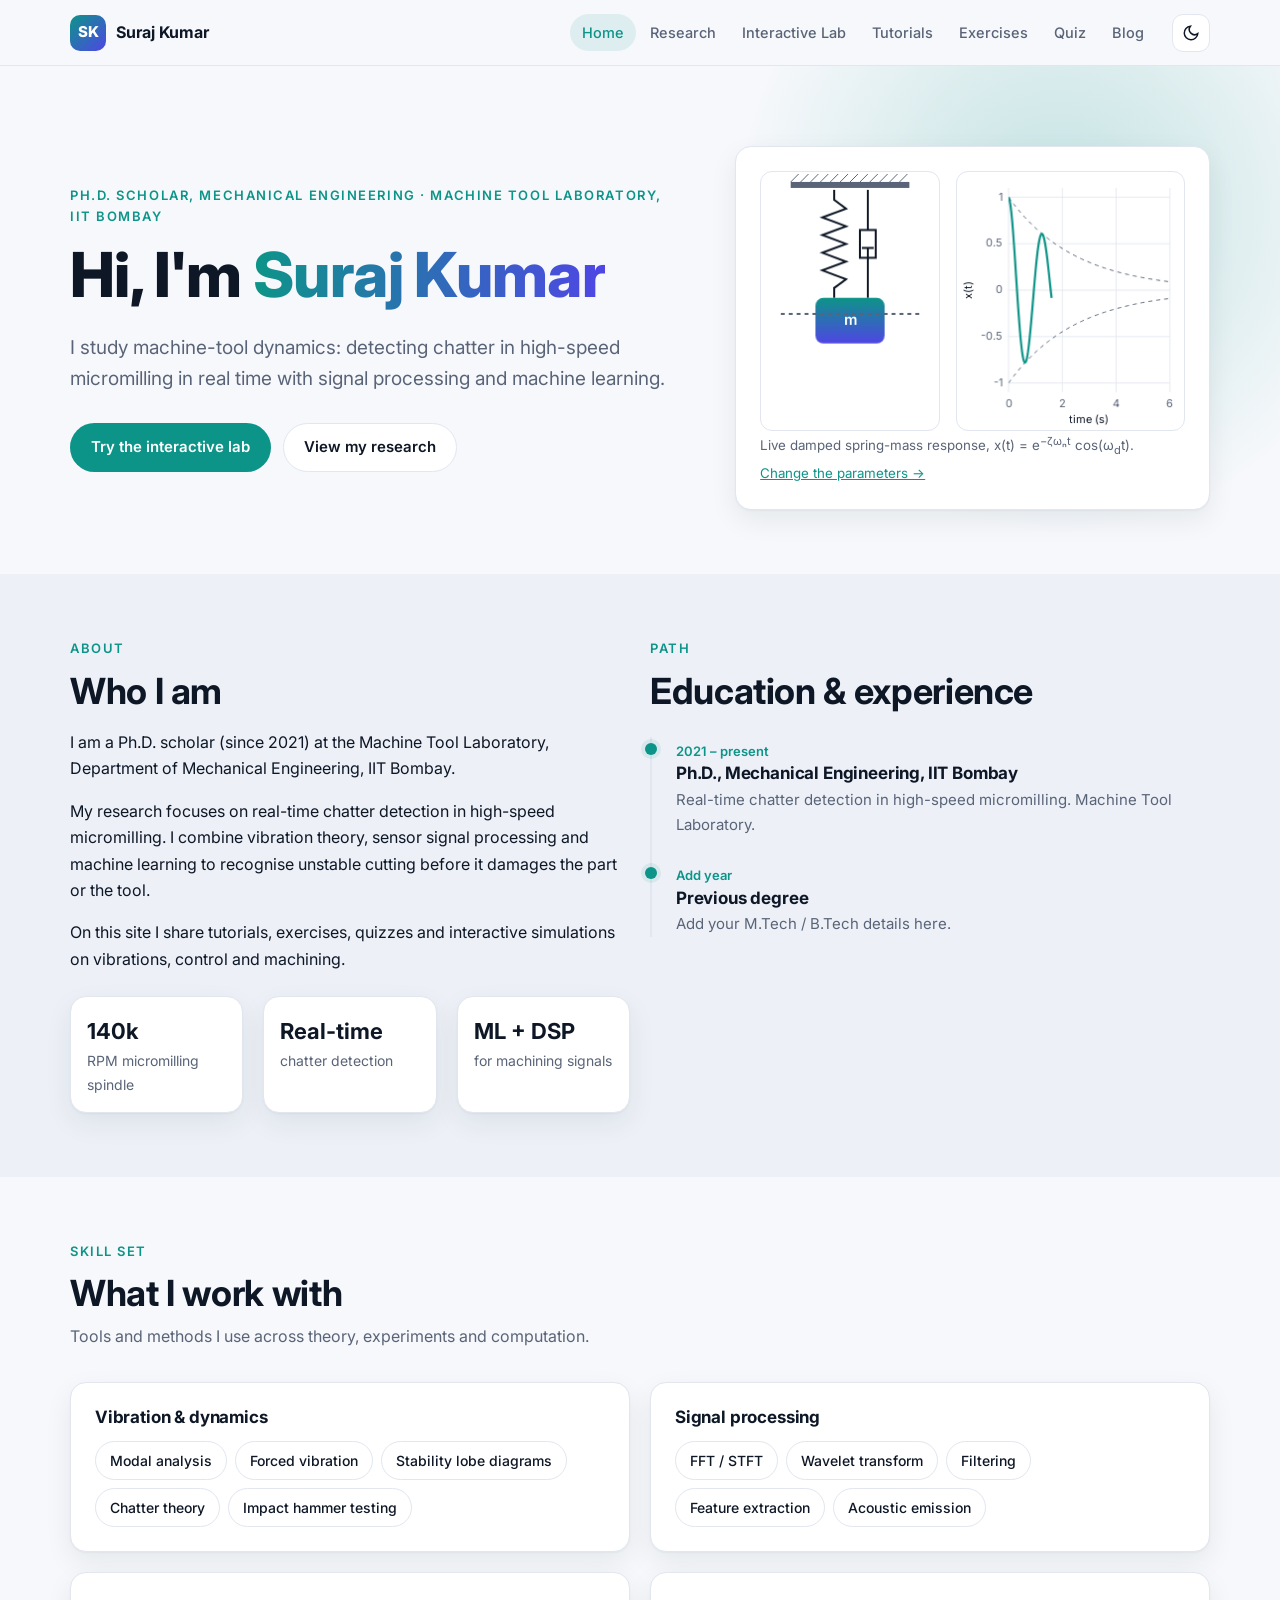
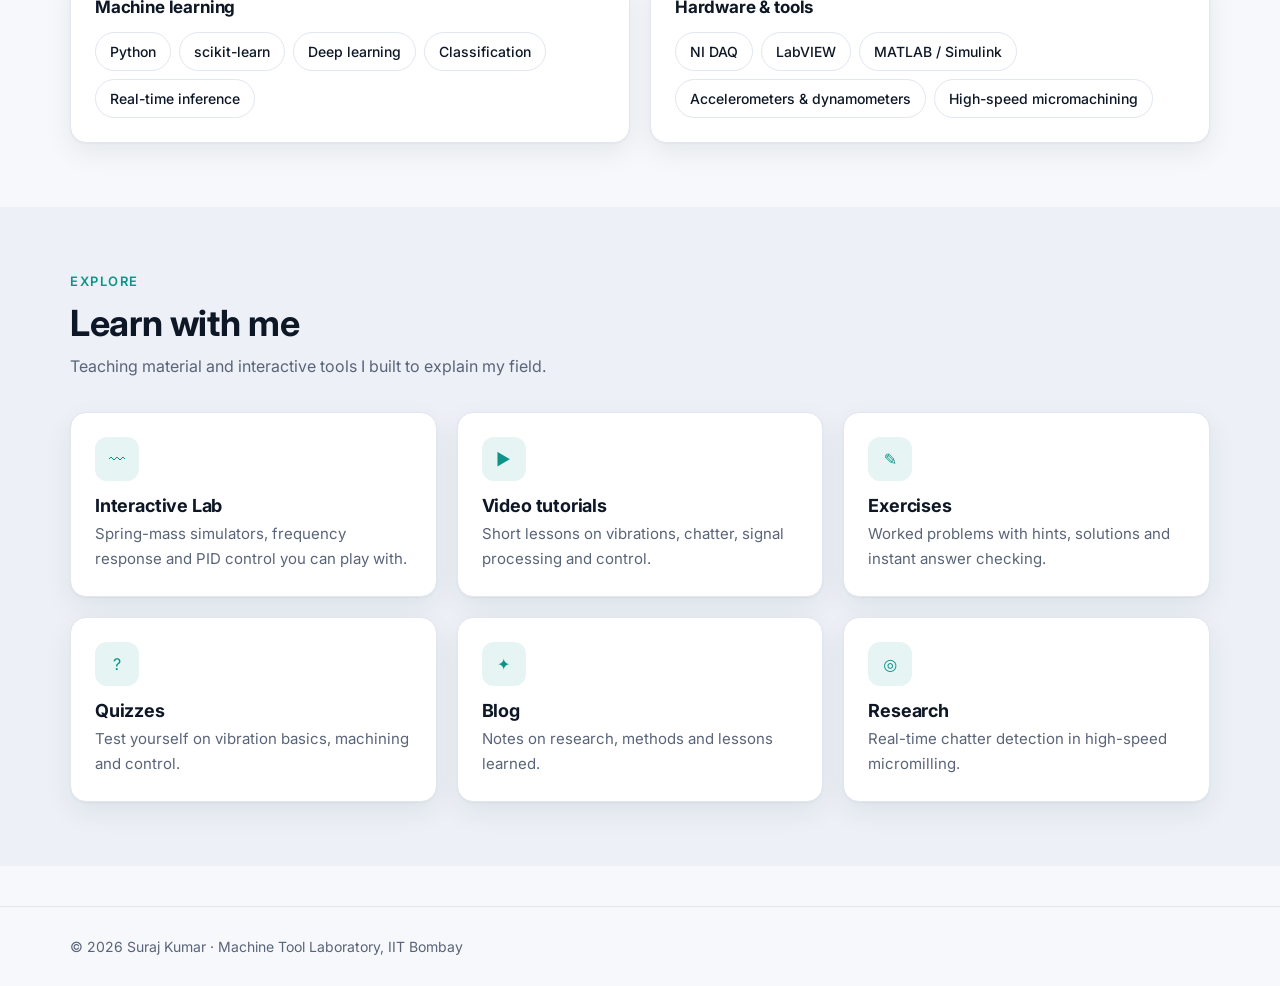
<file: index.html>
<!doctype html>
<html lang="en">
<head>
  <meta charset="utf-8">
  <meta name="viewport" content="width=device-width, initial-scale=1">
  <title>Suraj Kumar | Machine Dynamics &amp; Chatter Detection</title>
  <meta name="description" content="Portfolio of Suraj Kumar, Ph.D. scholar at IIT Bombay: vibrations, chatter detection, signal processing, tutorials and interactive simulations.">
  <link rel="preconnect" href="https://fonts.googleapis.com">
  <link rel="preconnect" href="https://fonts.gstatic.com" crossorigin>
  <link href="https://fonts.googleapis.com/css2?family=Inter:wght@400;500;600;700;800&family=JetBrains+Mono:wght@400;500&display=swap" rel="stylesheet">
  <link rel="stylesheet" href="css/style.css">
  <script src="js/content.js"></script>
  <script src="js/site.js"></script>
</head>
<body>
  <header id="site-header"></header>
  <main>
    <section class="hero">
      <div class="container hero-grid">
        <div>
          <p class="eyebrow" id="pTitle"></p>
          <h1>Hi, I'm <span class="grad" id="pName"></span></h1>
          <p class="lead" id="pTagline"></p>
          <div class="cta">
            <a class="btn primary" href="lab.html">Try the interactive lab</a>
            <a class="btn ghost" href="research.html">View my research</a>
            <a class="btn ghost" id="cvBtn" hidden>Download CV</a>
          </div>
        </div>
        <div class="card hero-card">
          <div class="viz">
            <canvas class="anim" id="heroAnim" style="height:260px"></canvas>
            <canvas class="plot" id="heroPlot" style="height:260px"></canvas>
          </div>
          <small>Live damped spring-mass response, x(t) = e<sup>−ζωₙt</sup> cos(ω<sub>d</sub>t). <a href="lab.html">Change the parameters →</a></small>
        </div>
      </div>
    </section>

    <section class="section alt">
      <div class="container grid c2">
        <div>
          <p class="eyebrow">About</p>
          <h2>Who I am</h2>
          <div id="pAbout"></div>
          <div class="grid c3" id="pHighlights" style="margin-top:24px"></div>
        </div>
        <div>
          <p class="eyebrow">Path</p>
          <h2 style="margin-bottom:24px">Education &amp; experience</h2>
          <div class="timeline" id="pTimeline"></div>
        </div>
      </div>
    </section>

    <section class="section">
      <div class="container">
        <p class="eyebrow">Skill set</p>
        <h2>What I work with</h2>
        <p class="sub">Tools and methods I use across theory, experiments and computation.</p>
        <div class="grid c2" id="pSkills"></div>
      </div>
    </section>

    <section class="section alt">
      <div class="container">
        <p class="eyebrow">Explore</p>
        <h2>Learn with me</h2>
        <p class="sub">Teaching material and interactive tools I built to explain my field.</p>
        <div class="grid c3">
          <a class="card tile" href="lab.html"><div class="ico">〰</div><h3>Interactive Lab</h3><p>Spring-mass simulators, frequency response and PID control you can play with.</p></a>
          <a class="card tile" href="tutorials.html"><div class="ico">▶</div><h3>Video tutorials</h3><p>Short lessons on vibrations, chatter, signal processing and control.</p></a>
          <a class="card tile" href="exercises.html"><div class="ico">✎</div><h3>Exercises</h3><p>Worked problems with hints, solutions and instant answer checking.</p></a>
          <a class="card tile" href="quiz.html"><div class="ico">?</div><h3>Quizzes</h3><p>Test yourself on vibration basics, machining and control.</p></a>
          <a class="card tile" href="blog.html"><div class="ico">✦</div><h3>Blog</h3><p>Notes on research, methods and lessons learned.</p></a>
          <a class="card tile" href="research.html"><div class="ico">◎</div><h3>Research</h3><p>Real-time chatter detection in high-speed micromilling.</p></a>
        </div>
      </div>
    </section>
  </main>
  <footer id="site-footer"></footer>

  <script>
    const P = PROFILE;
    pTitle.textContent = P.title + " · " + P.affiliation;
    pName.textContent = P.name;
    pTagline.textContent = P.tagline;
    pAbout.innerHTML = P.about.map((t) => `<p>${esc(t)}</p>`).join("");
    pHighlights.innerHTML = P.highlights.map((h) => `<div class="card" style="padding:16px"><b style="font-size:22px">${esc(h.k)}</b><div style="color:var(--muted);font-size:14px">${esc(h.v)}</div></div>`).join("");
    pTimeline.innerHTML = P.timeline.map((t) => `<div><span class="when">${esc(t.when)}</span><h4>${esc(t.title)}</h4><p>${esc(t.text)}</p></div>`).join("");
    pSkills.innerHTML = Object.entries(P.skills).map(([g, list]) => `<div class="card"><h3 style="font-size:17px;margin-bottom:14px">${esc(g)}</h3><div class="skills">${list.map((s) => `<span class="skill">${esc(s)}</span>`).join("")}</div></div>`).join("");
    if (P.links.cv) { cvBtn.hidden = false; cvBtn.href = P.links.cv; cvBtn.setAttribute("download", ""); }

    // Hero animation: lightly damped free vibration that restarts every cycle
    const wn = 2 * Math.PI * 0.8, z = 0.08, wd = wn * Math.sqrt(1 - z * z), Tend = 6;
    const x = (t) => Math.exp(-z * wn * t) * Math.cos(wd * t);
    let a, p, t0 = performance.now();
    function setup() { a = fitCanvas(heroAnim); p = fitCanvas(heroPlot); }
    setup(); addEventListener("resize", setup);
    (function loop(now) {
      let t = Math.max(0, ((now - t0) / 1000) % (Tend + 1));
      t = Math.min(t, Tend);
      drawSpringMass(a, -x(t), { damper: true });
      const data = []; for (let s = 0; s <= t; s += 0.02) data.push([s, x(s)]);
      const env = []; for (let s = 0; s <= Tend; s += 0.05) env.push([s, Math.exp(-z * wn * s)]);
      drawPlot(p, [
        { data: env, color: cssVar("--muted"), width: 1, dash: [4, 4] },
        { data: env.map(([s, v]) => [s, -v]), color: cssVar("--muted"), width: 1, dash: [4, 4] },
        { data, color: cssVar("--accent"), width: 2.2 },
      ], { xmin: 0, xmax: Tend, ymin: -1.1, ymax: 1.1, xlabel: "time (s)", ylabel: "x(t)" });
      requestAnimationFrame(loop);
    })(t0);
  </script>
</body>
</html>
</file>
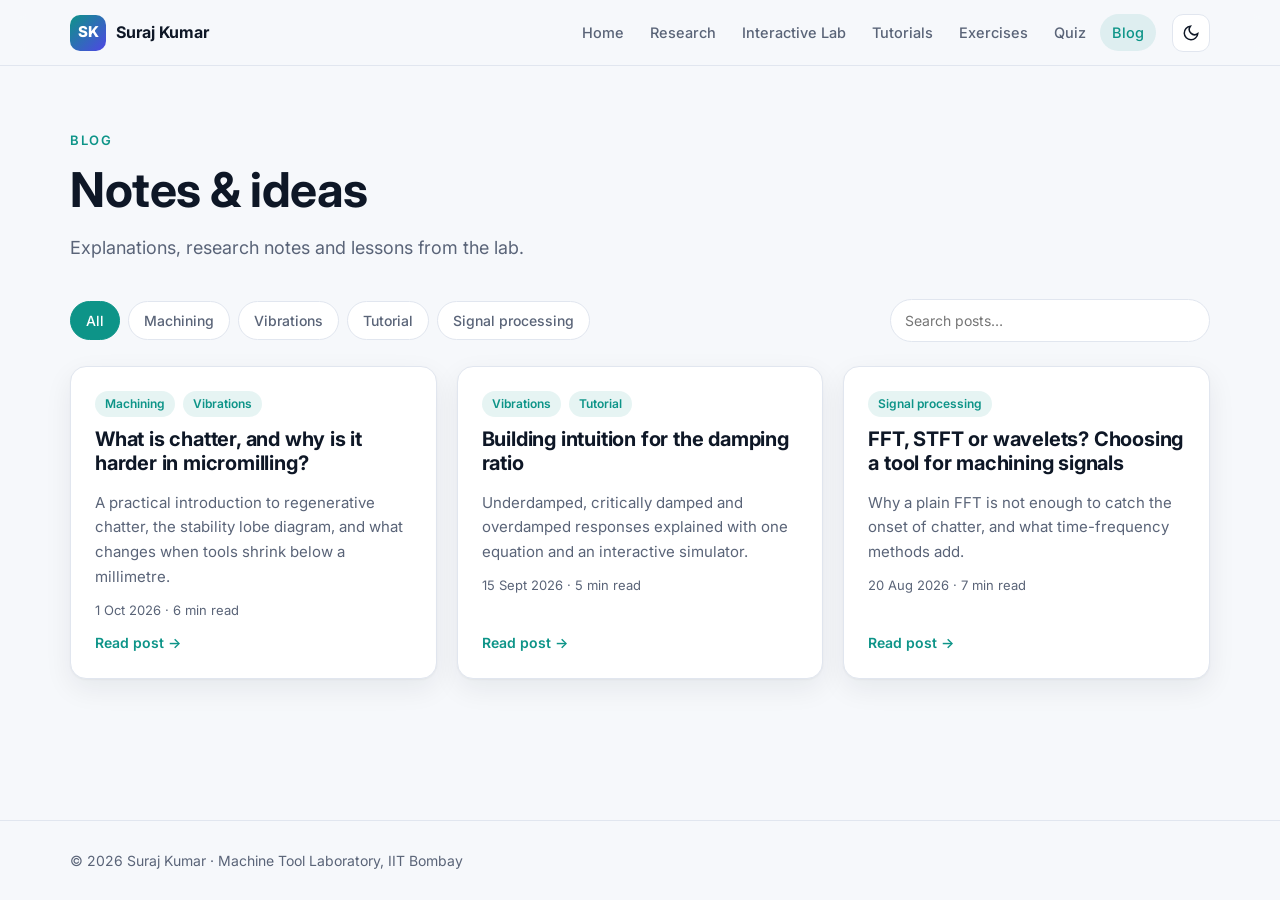
<file: blog.html>
<!doctype html>
<html lang="en">
<head>
  <meta charset="utf-8">
  <meta name="viewport" content="width=device-width, initial-scale=1">
  <title>Blog | Suraj Kumar</title>
  <meta name="description" content="Notes on vibrations, chatter, signal processing and research.">
  <link rel="preconnect" href="https://fonts.googleapis.com">
  <link rel="preconnect" href="https://fonts.gstatic.com" crossorigin>
  <link href="https://fonts.googleapis.com/css2?family=Inter:wght@400;500;600;700;800&family=JetBrains+Mono:wght@400;500&display=swap" rel="stylesheet">
  <link rel="stylesheet" href="css/style.css">
  <script src="js/content.js"></script>
  <script src="js/site.js"></script>
</head>
<body>
  <header id="site-header"></header>
  <main>
    <div class="container page-head">
      <p class="eyebrow">Blog</p>
      <h1>Notes &amp; ideas</h1>
      <p>Explanations, research notes and lessons from the lab.</p>
    </div>
    <div class="container">
      <div class="toolbar">
        <div id="tags" style="display:flex;gap:8px;flex-wrap:wrap"></div>
        <input class="search" id="q" type="search" placeholder="Search posts…">
      </div>
      <div class="grid auto" id="list"></div>
    </div>
  </main>
  <footer id="site-footer"></footer>

  <script>
    let tag = "All";
    const fmt = (d) => new Date(d + "T00:00:00").toLocaleDateString("en-GB", { day: "numeric", month: "short", year: "numeric" });
    const all = ["All", ...new Set(POSTS.flatMap((p) => p.tags))];
    tags.innerHTML = all.map((t) => `<button class="pill${t === "All" ? " active" : ""}" data-t="${esc(t)}">${esc(t)}</button>`).join("");
    tags.onclick = (e) => { const b = e.target.closest("[data-t]"); if (!b) return; tag = b.dataset.t; [...tags.children].forEach((x) => x.classList.toggle("active", x === b)); render(); };
    q.oninput = render;
    function render() {
      const s = q.value.toLowerCase();
      const items = POSTS.filter((p) => (tag === "All" || p.tags.includes(tag)) && (p.title + p.excerpt).toLowerCase().includes(s));
      list.innerHTML = items.length ? items.map((p) => `
        <a class="card tile post-card" href="post.html?p=${encodeURIComponent(p.slug)}">
          <div class="meta">${p.tags.map((t) => `<span class="chip">${esc(t)}</span>`).join("")}</div>
          <h3>${esc(p.title)}</h3>
          <p>${esc(p.excerpt)}</p>
          <div class="meta">${fmt(p.date)} · ${esc(p.read)} read</div>
          <span class="read">Read post →</span>
        </a>`).join("") : `<p class="empty">No posts match.</p>`;
    }
    render();
  </script>
</body>
</html>
</file>
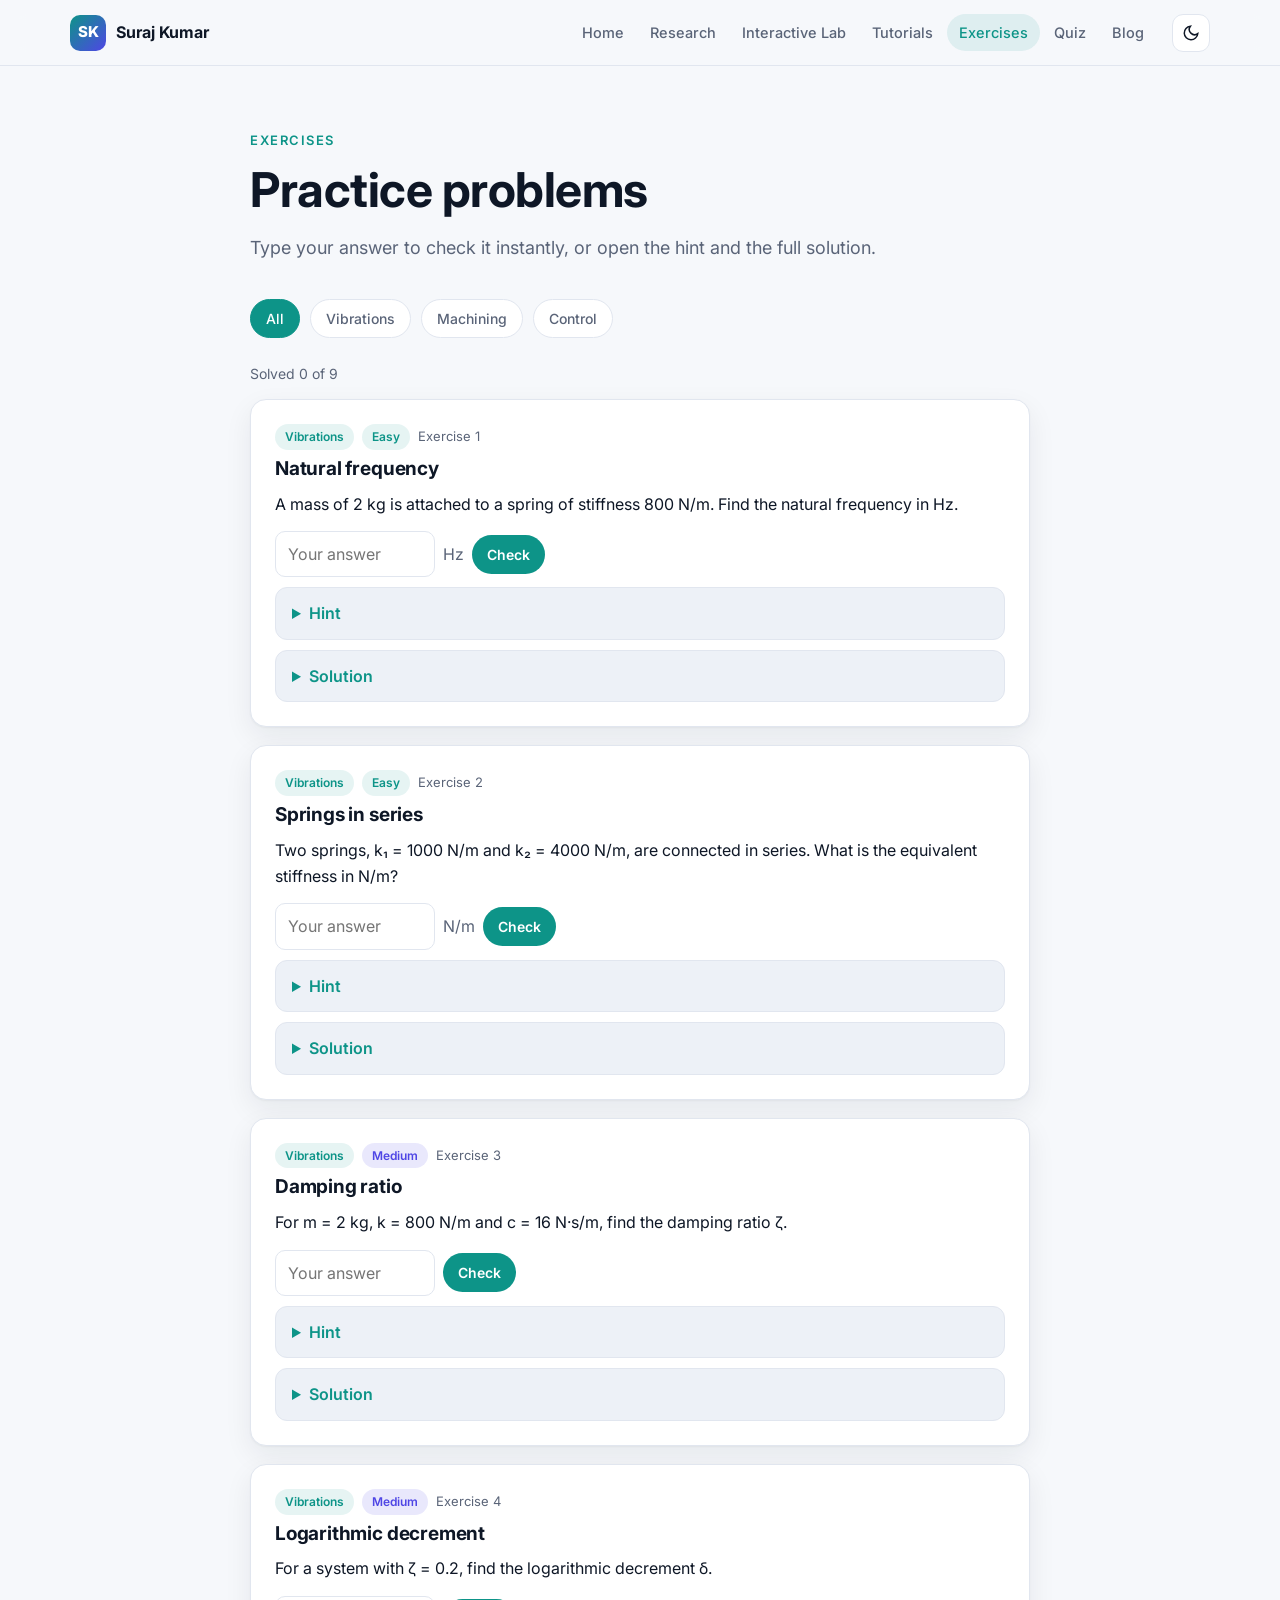
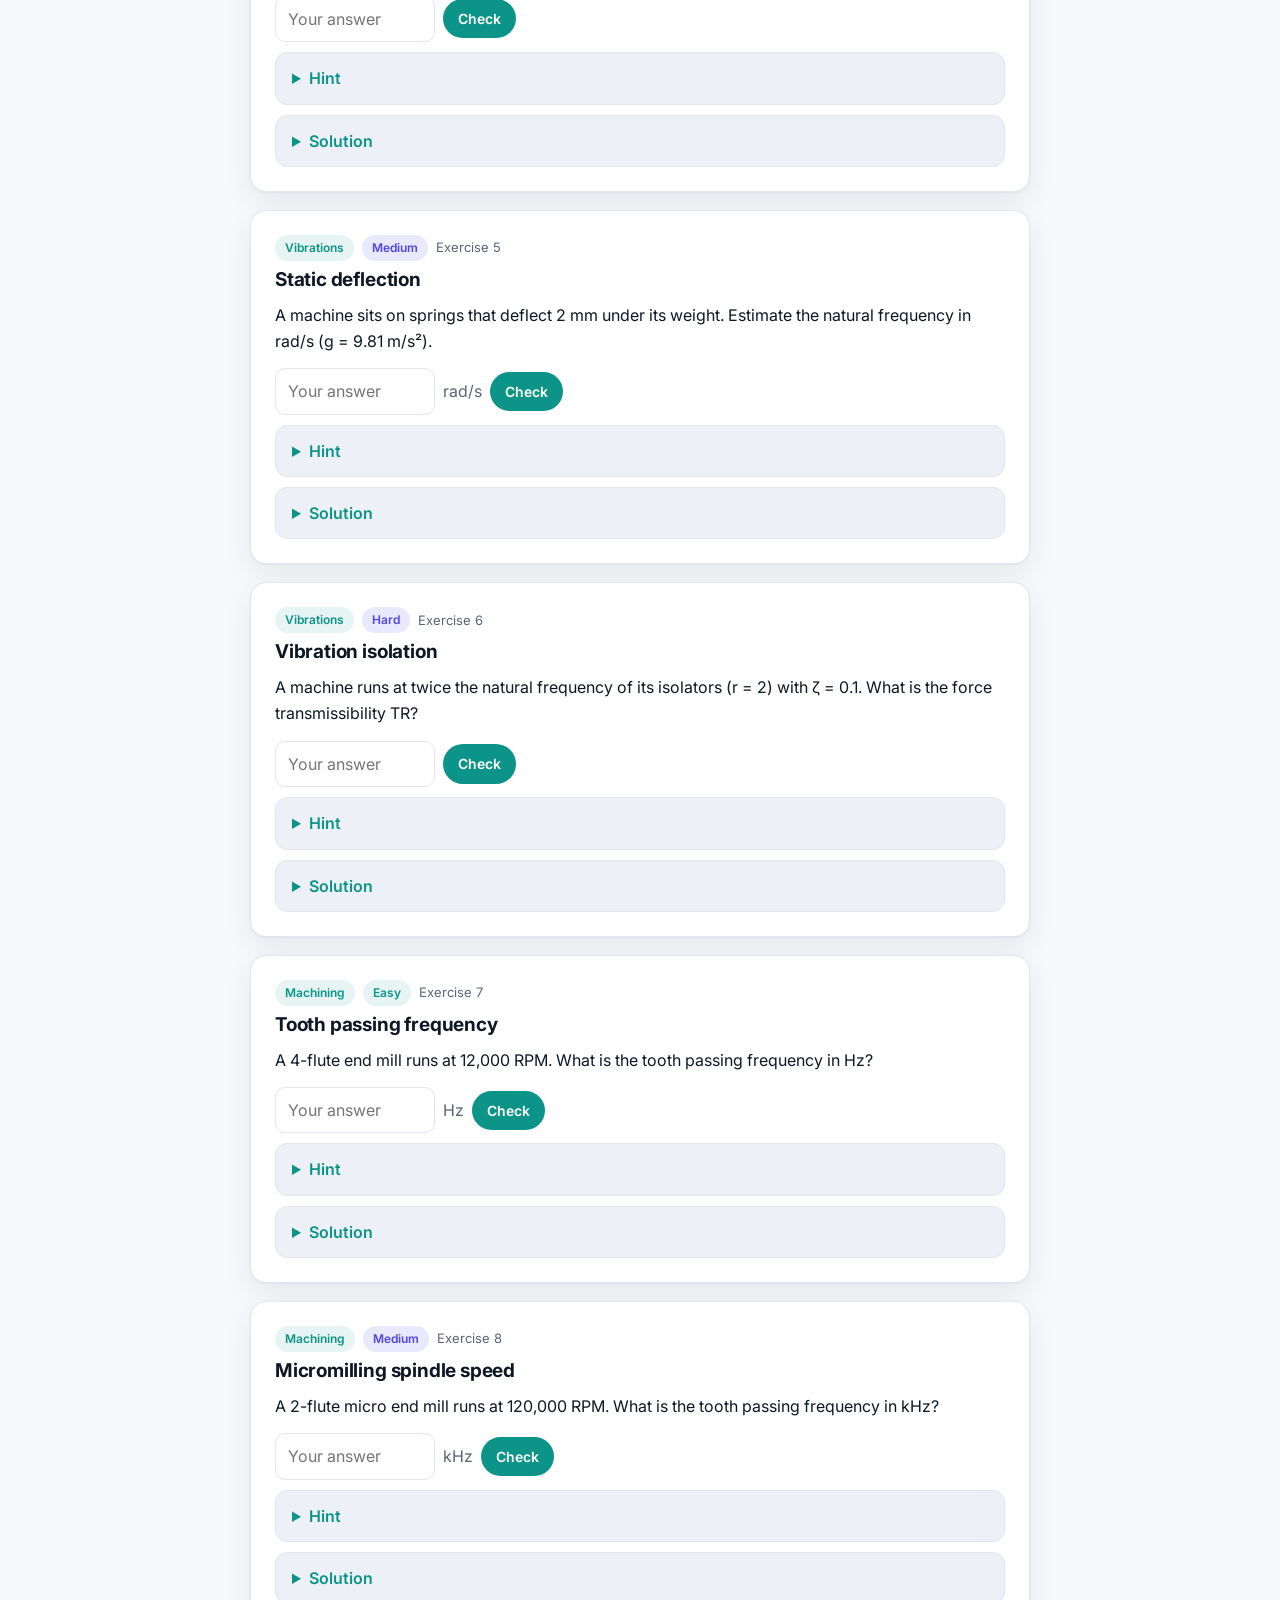
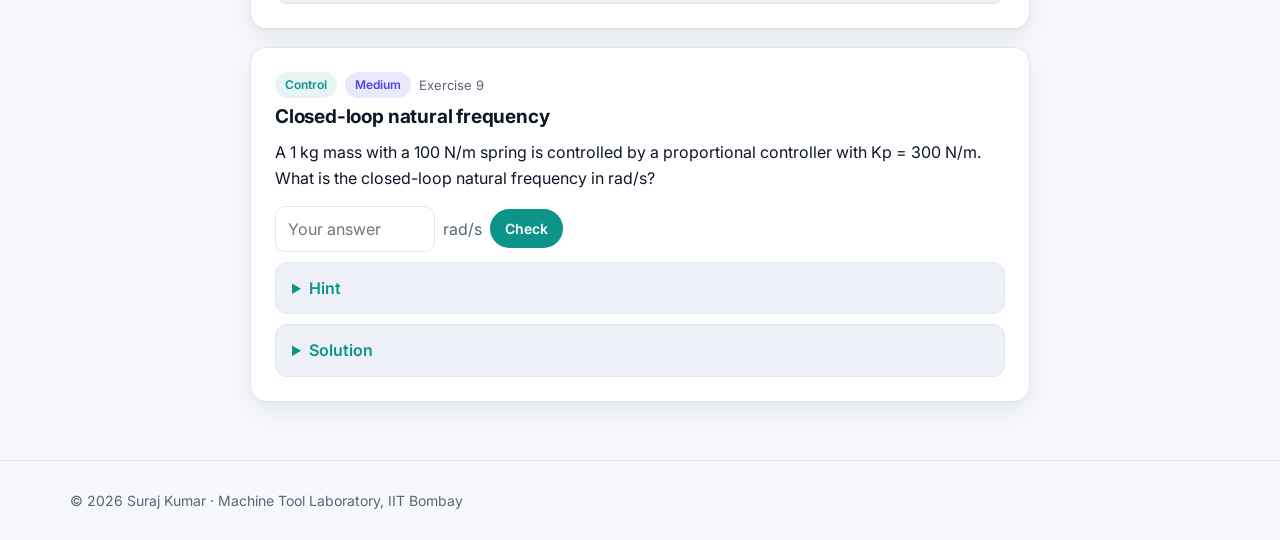
<file: exercises.html>
<!doctype html>
<html lang="en">
<head>
  <meta charset="utf-8">
  <meta name="viewport" content="width=device-width, initial-scale=1">
  <title>Exercises | Suraj Kumar</title>
  <meta name="description" content="Worked exercises on vibrations, machining and control with hints and answer checking.">
  <link rel="preconnect" href="https://fonts.googleapis.com">
  <link rel="preconnect" href="https://fonts.gstatic.com" crossorigin>
  <link href="https://fonts.googleapis.com/css2?family=Inter:wght@400;500;600;700;800&family=JetBrains+Mono:wght@400;500&display=swap" rel="stylesheet">
  <link rel="stylesheet" href="css/style.css">
  <script src="js/content.js"></script>
  <script src="js/site.js"></script>
</head>
<body>
  <header id="site-header"></header>
  <main>
    <div class="narrow page-head">
      <p class="eyebrow">Exercises</p>
      <h1>Practice problems</h1>
      <p>Type your answer to check it instantly, or open the hint and the full solution.</p>
    </div>
    <div class="narrow">
      <div class="toolbar" id="filters"></div>
      <p id="score" style="color:var(--muted);font-size:14px"></p>
      <div id="list"></div>
    </div>
  </main>
  <footer id="site-footer"></footer>

  <script>
    let topic = "All";
    const solved = new Set();
    const topics = ["All", ...new Set(EXERCISES.map((x) => x.topic))];
    filters.innerHTML = topics.map((t) => `<button class="pill${t === "All" ? " active" : ""}" data-t="${esc(t)}">${esc(t)}</button>`).join("");
    filters.onclick = (e) => { const b = e.target.closest("[data-t]"); if (!b) return; topic = b.dataset.t; [...filters.children].forEach((x) => x.classList.toggle("active", x === b)); render(); };
    const levelColor = { Easy: "", Medium: "alt", Hard: "alt" };
    function render() {
      list.innerHTML = EXERCISES.map((x, i) => ({ x, i })).filter(({ x }) => topic === "All" || x.topic === topic).map(({ x, i }) => `
        <article class="card exercise">
          <div class="meta"><span class="chip">${esc(x.topic)}</span><span class="chip ${levelColor[x.level] || ""}">${esc(x.level)}</span><span>Exercise ${i + 1}</span></div>
          <h3>${esc(x.title)}</h3>
          <p class="q">${esc(x.q)}</p>
          ${x.answer !== undefined ? `
          <form class="answer-check" data-i="${i}">
            <input type="text" inputmode="decimal" placeholder="Your answer" aria-label="Your answer">
            ${x.unit ? `<span style="color:var(--muted)">${esc(x.unit)}</span>` : ""}
            <button class="btn primary small">Check</button>
            <span class="fb"></span>
          </form>` : ""}
          <details><summary>Hint</summary>${esc(x.hint)}</details>
          <details><summary>Solution</summary>${x.solution}</details>
        </article>`).join("");
      updateScore();
    }
    function updateScore() { score.textContent = `Solved ${solved.size} of ${EXERCISES.length}`; }
    list.addEventListener("submit", (e) => {
      e.preventDefault();
      const f = e.target, x = EXERCISES[+f.dataset.i];
      const v = parseFloat(f.querySelector("input").value.replace(",", "."));
      const fb = f.querySelector(".fb");
      const ok = isFinite(v) && Math.abs(v - x.answer) <= Math.abs(x.answer) * (x.tol || 0.02);
      fb.className = "fb " + (ok ? "ok" : "bad");
      fb.textContent = ok ? "✓ Correct!" : isFinite(v) ? "✗ Not quite. Try the hint." : "Enter a number";
      if (ok) { solved.add(+f.dataset.i); updateScore(); }
    });
    render();
  </script>
</body>
</html>
</file>
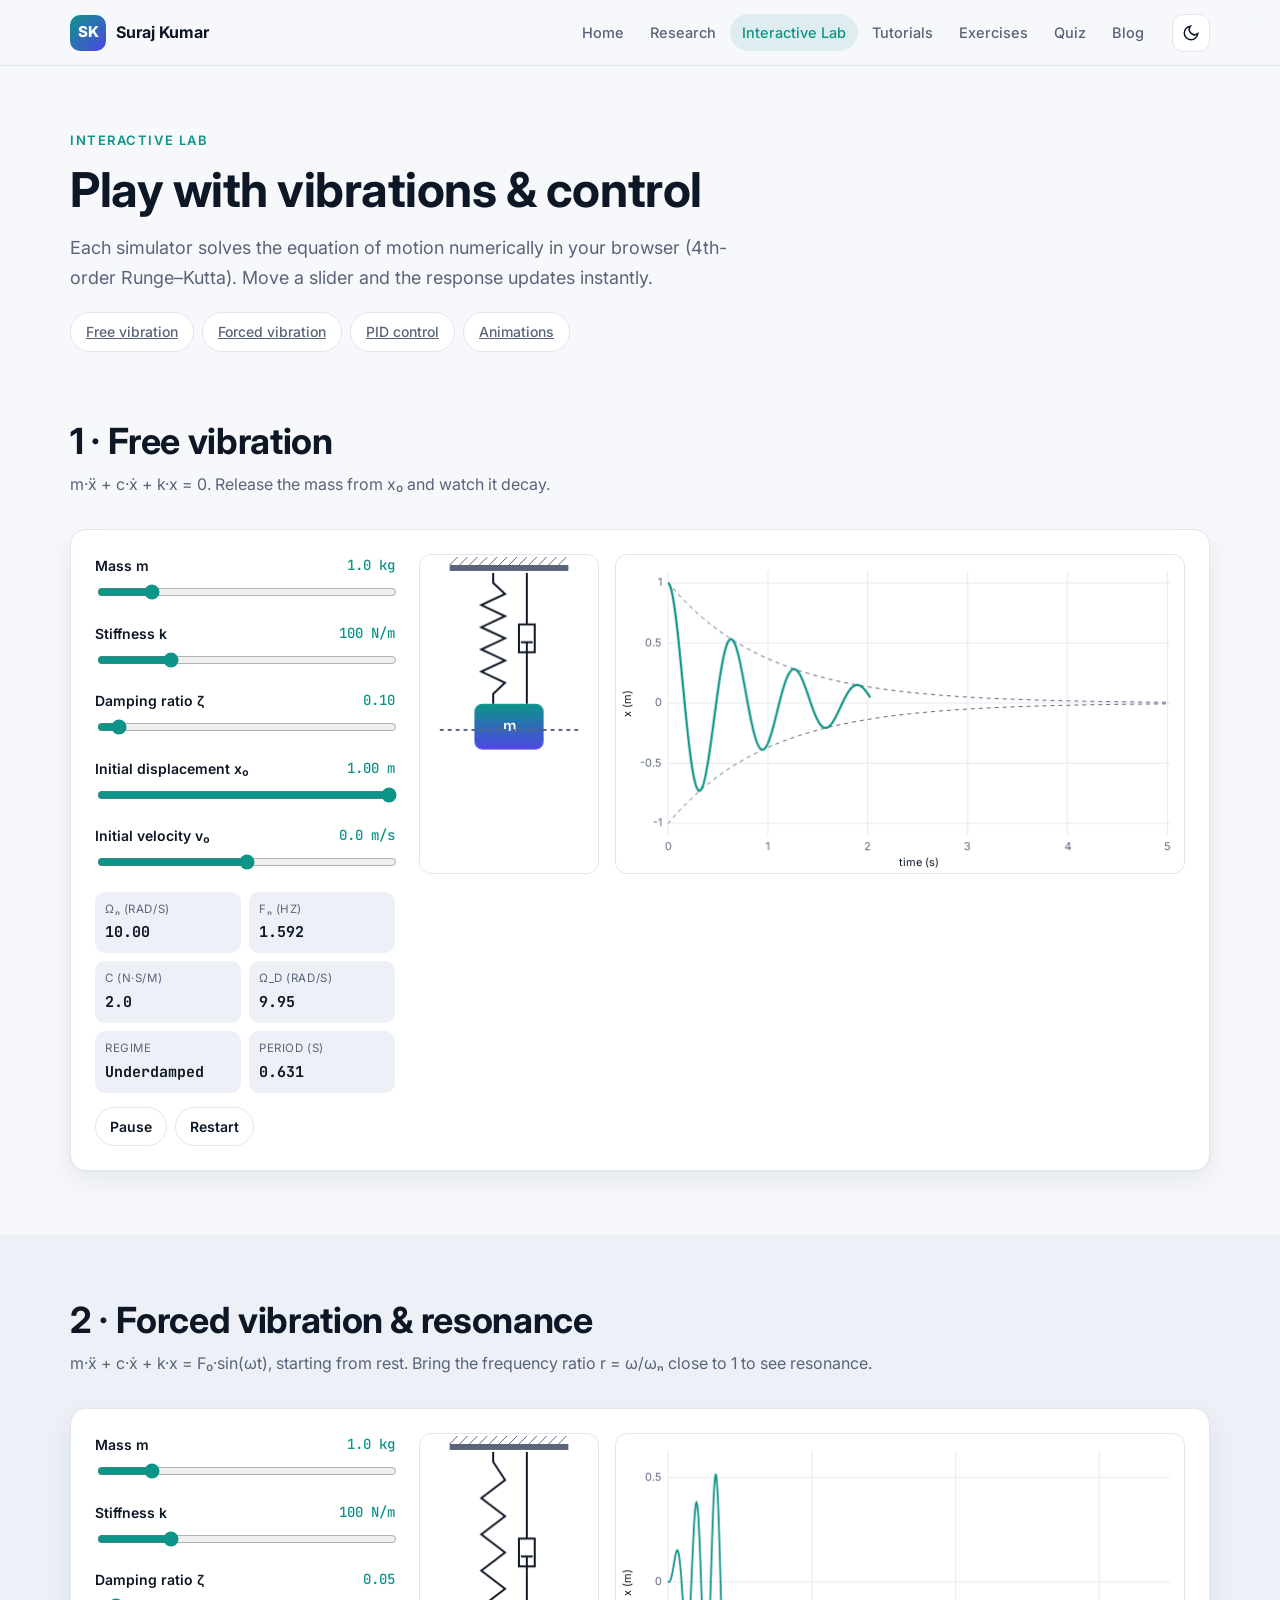
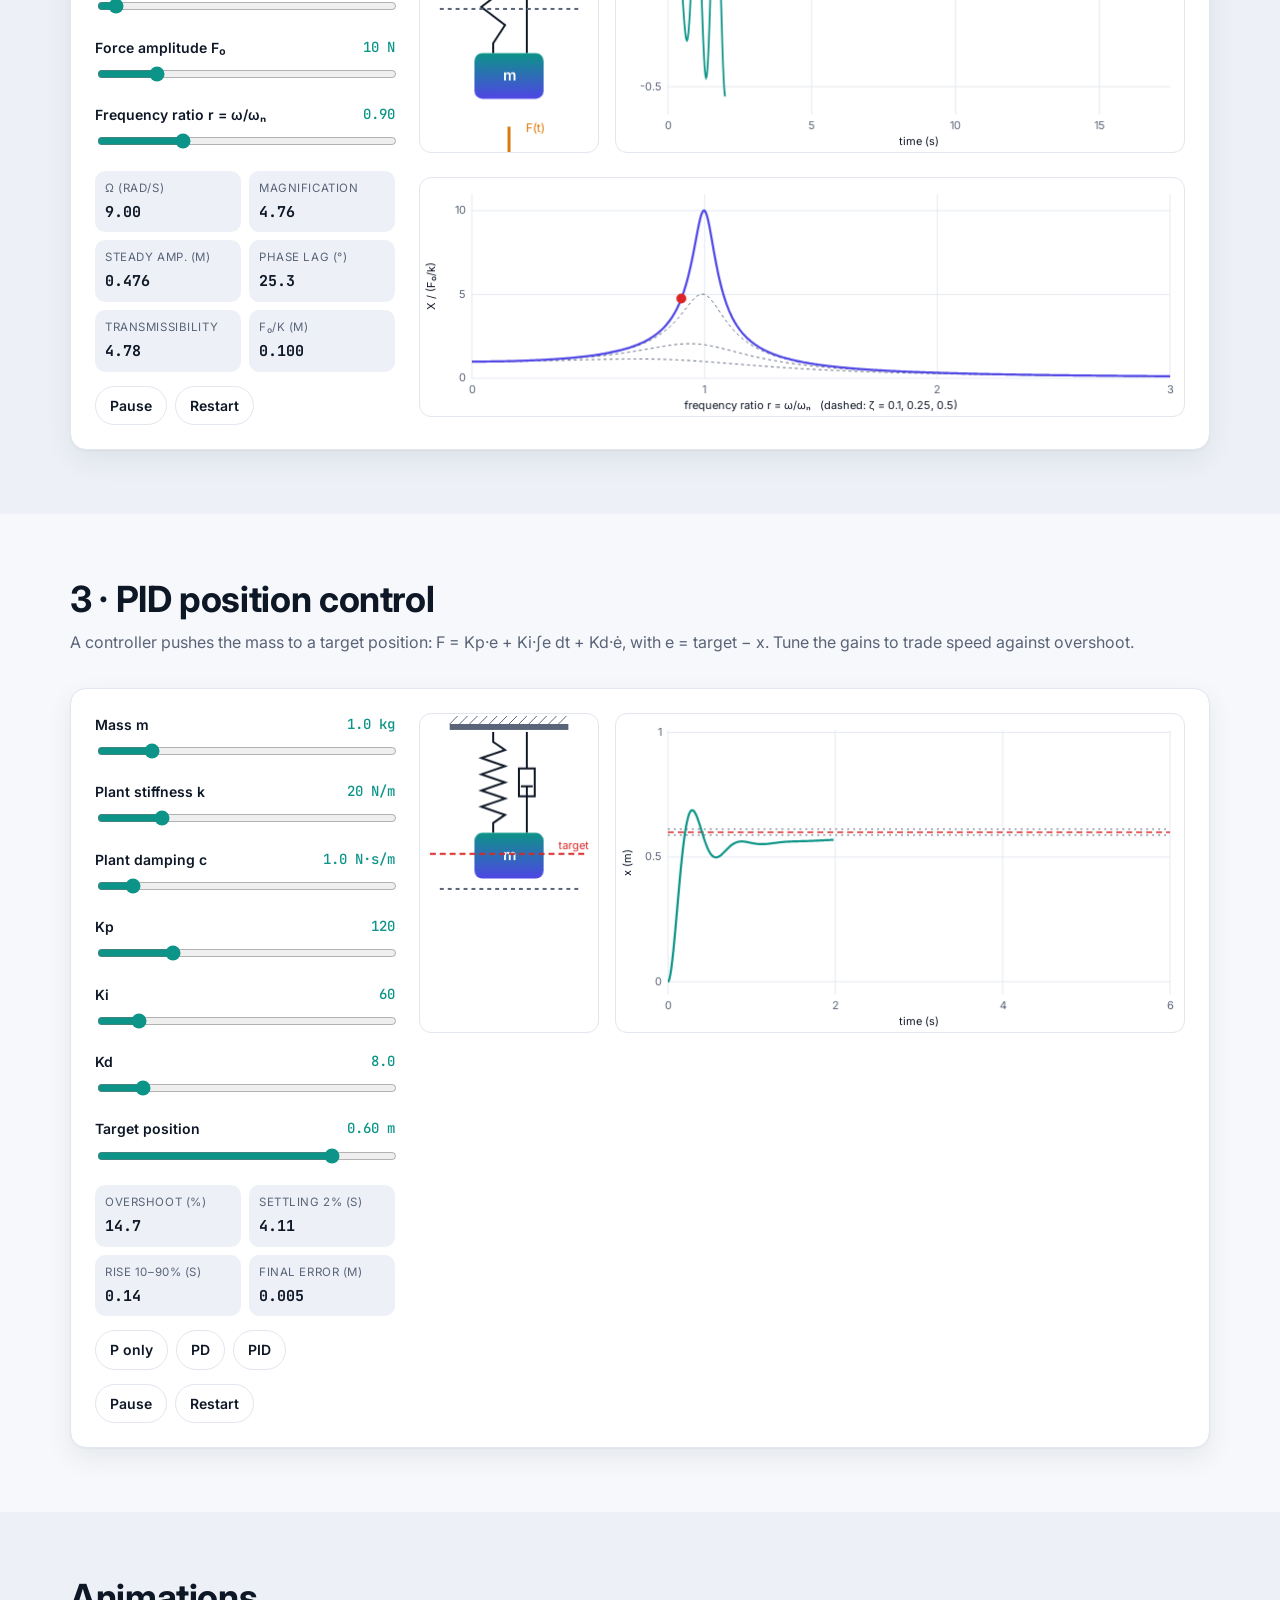
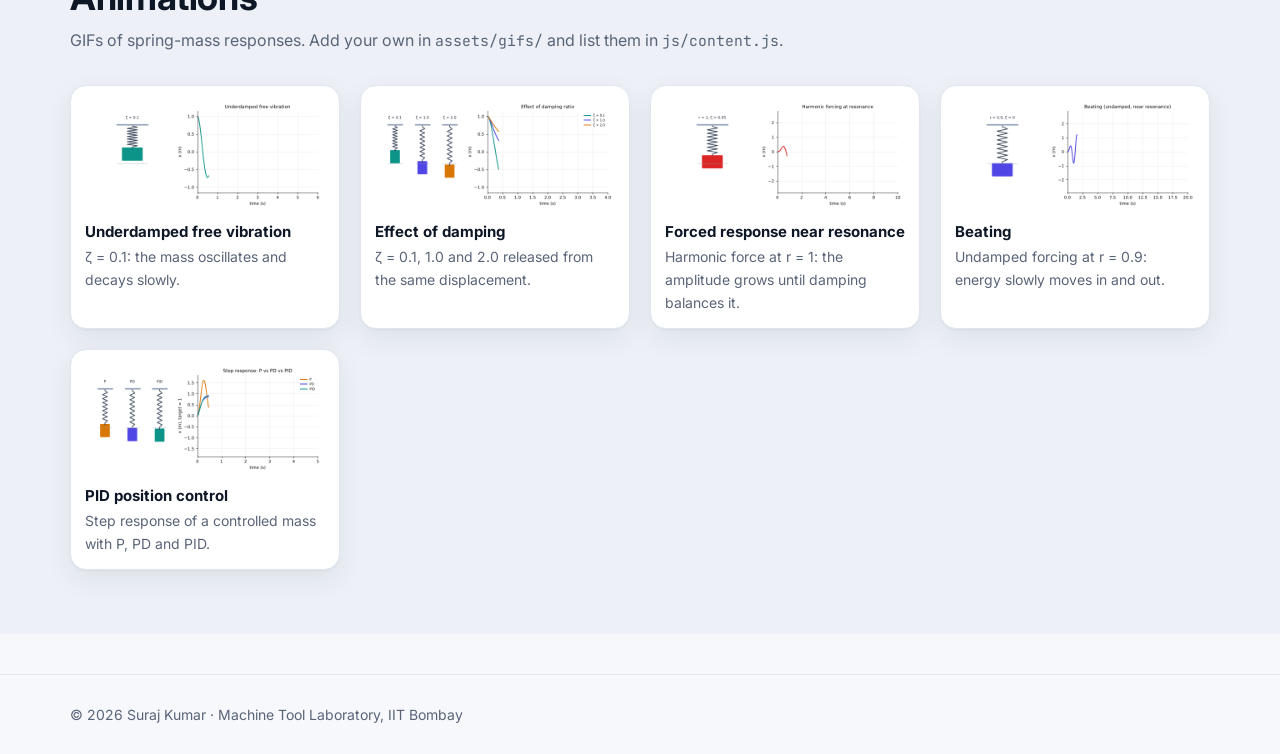
<file: lab.html>
<!doctype html>
<html lang="en">
<head>
  <meta charset="utf-8">
  <meta name="viewport" content="width=device-width, initial-scale=1">
  <title>Interactive Lab | Suraj Kumar</title>
  <meta name="description" content="Interactive spring-mass vibration, frequency response and PID control simulators.">
  <link rel="preconnect" href="https://fonts.googleapis.com">
  <link rel="preconnect" href="https://fonts.gstatic.com" crossorigin>
  <link href="https://fonts.googleapis.com/css2?family=Inter:wght@400;500;600;700;800&family=JetBrains+Mono:wght@400;500&display=swap" rel="stylesheet">
  <link rel="stylesheet" href="css/style.css">
  <script src="js/content.js"></script>
  <script src="js/site.js"></script>
</head>
<body>
  <header id="site-header"></header>
  <main>
    <div class="container page-head">
      <p class="eyebrow">Interactive lab</p>
      <h1>Play with vibrations &amp; control</h1>
      <p>Each simulator solves the equation of motion numerically in your browser (4th-order Runge–Kutta). Move a slider and the response updates instantly.</p>
      <div class="lab-nav" style="margin-top:20px">
        <a class="pill" href="#free">Free vibration</a>
        <a class="pill" href="#forced">Forced vibration</a>
        <a class="pill" href="#control">PID control</a>
        <a class="pill" href="#gifs">Animations</a>
      </div>
    </div>

    <!-- FREE -->
    <section class="section" id="free" style="padding-top:24px">
      <div class="container">
        <h2>1 · Free vibration</h2>
        <p class="sub">m·ẍ + c·ẋ + k·x = 0. Release the mass from x₀ and watch it decay.</p>
        <div class="card sim">
          <div class="controls" id="freeCtrls"></div>
          <div class="viz"><canvas class="anim" id="freeAnim"></canvas><canvas class="plot" id="freePlot"></canvas></div>
        </div>
      </div>
    </section>

    <!-- FORCED -->
    <section class="section alt" id="forced">
      <div class="container">
        <h2>2 · Forced vibration &amp; resonance</h2>
        <p class="sub">m·ẍ + c·ẋ + k·x = F₀·sin(ωt), starting from rest. Bring the frequency ratio r = ω/ωₙ close to 1 to see resonance.</p>
        <div class="card sim">
          <div class="controls" id="forcedCtrls"></div>
          <div style="display:grid;gap:16px;min-width:0">
            <div class="viz"><canvas class="anim" id="forcedAnim"></canvas><canvas class="plot" id="forcedPlot"></canvas></div>
            <canvas id="frfPlot" style="width:100%;height:240px;border:1px solid var(--border);border-radius:12px"></canvas>
          </div>
        </div>
      </div>
    </section>

    <!-- CONTROL -->
    <section class="section" id="control">
      <div class="container">
        <h2>3 · PID position control</h2>
        <p class="sub">A controller pushes the mass to a target position: F = Kp·e + Ki·∫e dt + Kd·ė, with e = target − x. Tune the gains to trade speed against overshoot.</p>
        <div class="card sim">
          <div class="controls" id="ctrlCtrls"></div>
          <div class="viz"><canvas class="anim" id="ctrlAnim"></canvas><canvas class="plot" id="ctrlPlot"></canvas></div>
        </div>
      </div>
    </section>

    <!-- GIFS -->
    <section class="section alt" id="gifs">
      <div class="container">
        <h2>Animations</h2>
        <p class="sub">GIFs of spring-mass responses. Add your own in <code>assets/gifs/</code> and list them in <code>js/content.js</code>.</p>
        <div class="gif-grid" id="gifGrid"></div>
      </div>
    </section>
  </main>
  <footer id="site-footer"></footer>

  <script>
    /* ---------- helpers ---------- */
    function rk4(f, y, t, dt) {
      const k1 = f(t, y), k2 = f(t + dt / 2, y.map((v, i) => v + dt / 2 * k1[i]));
      const k3 = f(t + dt / 2, y.map((v, i) => v + dt / 2 * k2[i])), k4 = f(t + dt, y.map((v, i) => v + dt * k3[i]));
      return y.map((v, i) => v + dt / 6 * (k1[i] + 2 * k2[i] + 2 * k3[i] + k4[i]));
    }
    function sliders(el, defs, onChange) {
      const S = {};
      el.innerHTML = defs.map((d) => d.html || `
        <div class="ctrl"><label for="${d.id}">${d.label} <output id="${d.id}o"></output></label>
        <input type="range" id="${d.id}" min="${d.min}" max="${d.max}" step="${d.step}" value="${d.value}"></div>`).join("");
      defs.filter((d) => !d.html).forEach((d) => {
        const inp = document.getElementById(d.id), out = document.getElementById(d.id + "o");
        const upd = () => { S[d.key] = +inp.value; out.textContent = (+inp.value).toFixed(d.dp ?? 2) + (d.unit ? " " + d.unit : ""); };
        inp.addEventListener("input", () => { upd(); onChange(); }); upd();
      });
      return S;
    }
    const fmt = (v, d = 2) => (isFinite(v) ? v.toFixed(d) : "—");

    // Generic animated simulator: compute() returns {t:[], x:[], extra}, drawn with a moving cursor
    function Sim(o) {
      let run, a, p, t0 = performance.now(), playing = true, pausedAt = 0;
      const self = {
        recompute() { run = o.compute(); t0 = performance.now(); pausedAt = 0; self.static(); },
        setup() { a = fitCanvas(o.anim); p = fitCanvas(o.plot); o.setupExtra && o.setupExtra(); self.static(); },
        static() { o.drawExtra && o.drawExtra(run); },
        toggle(btn) { playing = !playing; if (playing) t0 = performance.now() - pausedAt * 1000 / o.speed; btn.textContent = playing ? "Pause" : "Play"; },
        restart() { t0 = performance.now(); pausedAt = 0; },
        frame(now) {
          if (!run) return;
          const T = run.t[run.t.length - 1];
          let tt = playing ? ((now - t0) / 1000) * o.speed : pausedAt;
          if (tt > T + 0.8) { t0 = now; tt = 0; }
          if (playing) pausedAt = Math.min(tt, T);
          const tc = Math.max(0, Math.min(tt, T)), n = Math.min(run.t.length - 1, Math.round(tc / run.dt));
          o.drawAnim(a, run, n);
          const upto = [], step = Math.max(1, Math.floor(run.t.length / 900));
          for (let i = 0; i <= n; i += step) upto.push([run.t[i], run.x[i]]);
          o.drawPlot(p, run, upto, n);
        },
      };
      return self;
    }
    const sims = [];
    (function loop(now) { sims.forEach((s) => s.frame(now)); requestAnimationFrame(loop); })(performance.now());
    addEventListener("resize", () => sims.forEach((s) => s.setup()));
    addEventListener("themechange", () => sims.forEach((s) => s.static()));
    const buttons = (id) => `<div class="btn-row"><button class="btn ghost small" id="${id}Play">Pause</button><button class="btn ghost small" id="${id}Restart">Restart</button></div>`;
    const readout = (id, items) => `<div class="readout" id="${id}">${items.map(([k, l]) => `<div><span>${l}</span><b id="${id}_${k}">—</b></div>`).join("")}</div>`;

    /* ---------- 1. FREE ---------- */
    const F = sliders(freeCtrls, [
      { id: "fm", key: "m", label: "Mass m", min: 0.2, max: 5, step: 0.1, value: 1, unit: "kg", dp: 1 },
      { id: "fk", key: "k", label: "Stiffness k", min: 10, max: 400, step: 5, value: 100, unit: "N/m", dp: 0 },
      { id: "fz", key: "z", label: "Damping ratio ζ", min: 0, max: 2, step: 0.01, value: 0.1 },
      { id: "fx", key: "x0", label: "Initial displacement x₀", min: -1, max: 1, step: 0.05, value: 1, unit: "m" },
      { id: "fv", key: "v0", label: "Initial velocity v₀", min: -10, max: 10, step: 0.5, value: 0, unit: "m/s", dp: 1 },
      { html: readout("fr", [["wn", "ωₙ (rad/s)"], ["fn", "fₙ (Hz)"], ["c", "c (N·s/m)"], ["wd", "ω_d (rad/s)"], ["reg", "Regime"], ["T", "Period (s)"]]) },
      { html: buttons("free") },
    ], () => free.recompute());
    const free = Sim({
      anim: freeAnim, plot: freePlot, speed: 1,
      compute() {
        const { m, k, z, x0, v0 } = F, wn = Math.sqrt(k / m), c = 2 * z * Math.sqrt(k * m), wd = wn * Math.sqrt(Math.max(0, 1 - z * z));
        fr_wn.textContent = fmt(wn); fr_fn.textContent = fmt(wn / 2 / Math.PI, 3); fr_c.textContent = fmt(c, 1);
        fr_wd.textContent = z < 1 ? fmt(wd) : "—"; fr_reg.textContent = z === 0 ? "Undamped" : z < 1 ? "Underdamped" : z === 1 ? "Critical" : "Overdamped";
        fr_T.textContent = z < 1 ? fmt(2 * Math.PI / wd, 3) : "—";
        const T = Math.min(20, Math.max(3, 8 * 2 * Math.PI / wn)), dt = T / 2000;
        const t = [], x = []; let y = [x0, v0];
        for (let i = 0; i <= 2000; i++) { t.push(i * dt); x.push(y[0]); y = rk4((_, s) => [s[1], (-c * s[1] - k * s[0]) / m], y, i * dt, dt); }
        const peak = Math.max(1e-6, ...x.map(Math.abs));
        return { t, x, dt, peak };
      },
      drawAnim: (a, r, n) => drawSpringMass(a, -r.x[n] / r.peak, { damper: F.z > 0 }),
      drawPlot: (p, r, upto) => {
        const T = r.t[r.t.length - 1], series = [];
        if (F.z > 0 && F.z < 1) {
          const wn = Math.sqrt(F.k / F.m), A = Math.sqrt(F.x0 ** 2 + ((F.v0 + F.z * wn * F.x0) / (wn * Math.sqrt(1 - F.z ** 2))) ** 2);
          const env = r.t.filter((_, i) => i % 20 === 0).map((s) => [s, A * Math.exp(-F.z * wn * s)]);
          series.push({ data: env, color: cssVar("--muted"), width: 1, dash: [4, 4] }, { data: env.map(([s, v]) => [s, -v]), color: cssVar("--muted"), width: 1, dash: [4, 4] });
        }
        series.push({ data: upto, color: cssVar("--accent"), width: 2.2 });
        drawPlot(p, series, { xmin: 0, xmax: T, ymin: -r.peak * 1.1, ymax: r.peak * 1.1, xlabel: "time (s)", ylabel: "x (m)" });
      },
    });
    freePlay.onclick = () => free.toggle(freePlay); freeRestart.onclick = () => free.restart();

    /* ---------- 2. FORCED ---------- */
    const G = sliders(forcedCtrls, [
      { id: "gm", key: "m", label: "Mass m", min: 0.2, max: 5, step: 0.1, value: 1, unit: "kg", dp: 1 },
      { id: "gk", key: "k", label: "Stiffness k", min: 10, max: 400, step: 5, value: 100, unit: "N/m", dp: 0 },
      { id: "gz", key: "z", label: "Damping ratio ζ", min: 0.01, max: 1, step: 0.01, value: 0.05 },
      { id: "gf", key: "F0", label: "Force amplitude F₀", min: 1, max: 50, step: 1, value: 10, unit: "N", dp: 0 },
      { id: "gr", key: "r", label: "Frequency ratio r = ω/ωₙ", min: 0.1, max: 3, step: 0.01, value: 0.9 },
      { html: readout("gq", [["w", "ω (rad/s)"], ["M", "Magnification"], ["X", "Steady amp. (m)"], ["ph", "Phase lag (°)"], ["TR", "Transmissibility"], ["xst", "F₀/k (m)"]]) },
      { html: buttons("forced") },
    ], () => forced.recompute());
    const forced = Sim({
      anim: forcedAnim, plot: forcedPlot, speed: 1,
      compute() {
        const { m, k, z, F0, r } = G, wn = Math.sqrt(k / m), w = r * wn, c = 2 * z * Math.sqrt(k * m);
        const M = 1 / Math.sqrt((1 - r * r) ** 2 + (2 * z * r) ** 2), TR = Math.sqrt(1 + (2 * z * r) ** 2) * M;
        gq_w.textContent = fmt(w); gq_M.textContent = fmt(M); gq_X.textContent = fmt(F0 / k * M, 3);
        gq_ph.textContent = fmt(Math.atan2(2 * z * r, 1 - r * r) * 180 / Math.PI, 1); gq_TR.textContent = fmt(TR); gq_xst.textContent = fmt(F0 / k, 3);
        const T = Math.min(30, Math.max(6, 25 * 2 * Math.PI / Math.min(w, wn))), N = 3000, dt = T / N;
        const t = [], x = [], f = []; let y = [0, 0];
        for (let i = 0; i <= N; i++) { const ti = i * dt; t.push(ti); x.push(y[0]); f.push(Math.sin(w * ti)); y = rk4((s, q) => [q[1], (F0 * Math.sin(w * s) - c * q[1] - k * q[0]) / m], y, ti, dt); }
        const peak = Math.max(1e-6, ...x.map(Math.abs));
        return { t, x, f, dt, peak };
      },
      drawAnim: (a, r, n) => drawSpringMass(a, -r.x[n] / r.peak, { damper: true, force: -r.f[n] }),
      drawPlot: (p, r, upto) => drawPlot(p, [{ data: upto, color: cssVar("--accent"), width: 1.8 }],
        { xmin: 0, xmax: r.t[r.t.length - 1], ymin: -r.peak * 1.1, ymax: r.peak * 1.1, xlabel: "time (s)", ylabel: "x (m)" }),
      setupExtra() { this.frf = fitCanvas(frfPlot); },
      drawExtra() {
        if (!this.frf) return;
        const curve = (z) => { const d = []; for (let r = 0; r <= 3; r += 0.005) d.push([r, 1 / Math.sqrt((1 - r * r) ** 2 + (2 * z * r) ** 2)]); return d; };
        const z = G.z, Mz = 1 / Math.sqrt((1 - G.r ** 2) ** 2 + (2 * z * G.r) ** 2), ymax = Math.min(12, Math.max(3, 1 / (2 * z) * 1.1));
        drawPlot(this.frf, [
          ...[0.1, 0.25, 0.5].filter((v) => Math.abs(v - z) > 0.02).map((v) => ({ data: curve(v), color: cssVar("--muted"), width: 1, dash: [3, 3] })),
          { data: curve(z), color: cssVar("--accent-2"), width: 2.2 },
          { data: [[G.r, Math.min(Mz, ymax)]], color: cssVar("--bad"), width: 0, marker: true },
        ], { xmin: 0, xmax: 3, ymin: 0, ymax, xlabel: "frequency ratio r = ω/ωₙ   (dashed: ζ = 0.1, 0.25, 0.5)", ylabel: "X / (F₀/k)" });
      },
    });
    forcedPlay.onclick = () => forced.toggle(forcedPlay); forcedRestart.onclick = () => forced.restart();

    /* ---------- 3. PID CONTROL ---------- */
    const C = sliders(ctrlCtrls, [
      { id: "cm", key: "m", label: "Mass m", min: 0.2, max: 5, step: 0.1, value: 1, unit: "kg", dp: 1 },
      { id: "ck", key: "k", label: "Plant stiffness k", min: 0, max: 100, step: 1, value: 20, unit: "N/m", dp: 0 },
      { id: "cc", key: "c", label: "Plant damping c", min: 0, max: 10, step: 0.1, value: 1, unit: "N·s/m", dp: 1 },
      { id: "cp", key: "Kp", label: "Kp", min: 0, max: 500, step: 1, value: 120, dp: 0 },
      { id: "ci", key: "Ki", label: "Ki", min: 0, max: 500, step: 1, value: 60, dp: 0 },
      { id: "cd", key: "Kd", label: "Kd", min: 0, max: 60, step: 0.5, value: 8, dp: 1 },
      { id: "ct", key: "target", label: "Target position", min: -1, max: 1, step: 0.05, value: 0.6, unit: "m" },
      { html: readout("cr", [["os", "Overshoot (%)"], ["ts", "Settling 2% (s)"], ["tr", "Rise 10–90% (s)"], ["ess", "Final error (m)"]]) },
      { html: `<div class="btn-row"><button class="btn ghost small" data-preset="p">P only</button><button class="btn ghost small" data-preset="pd">PD</button><button class="btn ghost small" data-preset="pid">PID</button></div>` },
      { html: buttons("ctrl") },
    ], () => ctrl.recompute());
    ctrlCtrls.addEventListener("click", (e) => {
      const b = e.target.closest("[data-preset]"); if (!b) return;
      const P = { p: [120, 0, 0], pd: [120, 0, 20], pid: [120, 60, 20] }[b.dataset.preset];
      [["cp", P[0]], ["ci", P[1]], ["cd", P[2]]].forEach(([id, v]) => { const el = document.getElementById(id); el.value = v; el.dispatchEvent(new Event("input")); });
    });
    const ctrl = Sim({
      anim: ctrlAnim, plot: ctrlPlot, speed: 1,
      compute() {
        const { m, k, c, Kp, Ki, Kd, target } = C, T = 6, N = 3000, dt = T / N;
        const t = [], x = []; let y = [0, 0, 0]; // x, v, integral of error
        const f = (_, s) => { const e = target - s[0]; const u = Kp * e + Ki * s[2] - Kd * s[1]; return [s[1], (u - c * s[1] - k * s[0]) / m, e]; };
        for (let i = 0; i <= N; i++) { t.push(i * dt); x.push(y[0]); y = rk4(f, y, i * dt, dt); if (!isFinite(y[0]) || Math.abs(y[0]) > 1e3) { y = [NaN, NaN, NaN]; } }
        // metrics
        const fin = x[N], R = target || 1e-9;
        let os = 0, ts = NaN, tr = NaN, t10, t90;
        if (isFinite(fin) && target !== 0) {
          const pk = target > 0 ? Math.max(...x) : Math.min(...x);
          os = Math.max(0, (pk - target) / target * 100);
          for (let i = 0; i <= N; i++) { if (t10 === undefined && x[i] / R >= 0.1) t10 = t[i]; if (t90 === undefined && x[i] / R >= 0.9) t90 = t[i]; }
          tr = t90 !== undefined && t10 !== undefined ? t90 - t10 : NaN;
          let last = -1; for (let i = 0; i <= N; i++) if (Math.abs(x[i] - target) > 0.02 * Math.abs(target)) last = i;
          ts = last < N ? t[last + 1] : NaN;
        }
        cr_os.textContent = fmt(os, 1); cr_ts.textContent = isFinite(ts) ? fmt(ts) : "> 6"; cr_tr.textContent = fmt(tr); cr_ess.textContent = isFinite(fin) ? fmt(target - fin, 3) : "unstable";
        return { t, x, dt, target };
      },
      drawAnim: (a, r, n) => drawSpringMass(a, -(r.x[n] || 0) / 1.2, { damper: true, target: -r.target / 1.2 }),
      drawPlot: (p, r, upto) => drawPlot(p, [
        { data: [[0, r.target], [6, r.target]], color: cssVar("--bad"), width: 1.5, dash: [6, 4] },
        { data: [[0, r.target * 1.02], [6, r.target * 1.02]], color: cssVar("--muted"), width: 1, dash: [2, 4] },
        { data: [[0, r.target * 0.98], [6, r.target * 0.98]], color: cssVar("--muted"), width: 1, dash: [2, 4] },
        { data: upto, color: cssVar("--accent"), width: 2.2 },
      ], { xmin: 0, xmax: 6, ymin: Math.min(0, r.target * 1.6) - 0.05, ymax: Math.max(0, r.target * 1.6) + 0.05, xlabel: "time (s)", ylabel: "x (m)" }),
    });
    ctrlPlay.onclick = () => ctrl.toggle(ctrlPlay); ctrlRestart.onclick = () => ctrl.restart();

    [free, forced, ctrl].forEach((s) => { s.setup(); s.recompute(); sims.push(s); });

    /* ---------- GIFs ---------- */
    gifGrid.innerHTML = GIFS.map((g) => `<figure class="card" style="padding:14px"><img src="${esc(g.file)}" alt="${esc(g.title)}" loading="lazy"><figcaption><b>${esc(g.title)}</b>${esc(g.text)}</figcaption></figure>`).join("");
  </script>
</body>
</html>
</file>
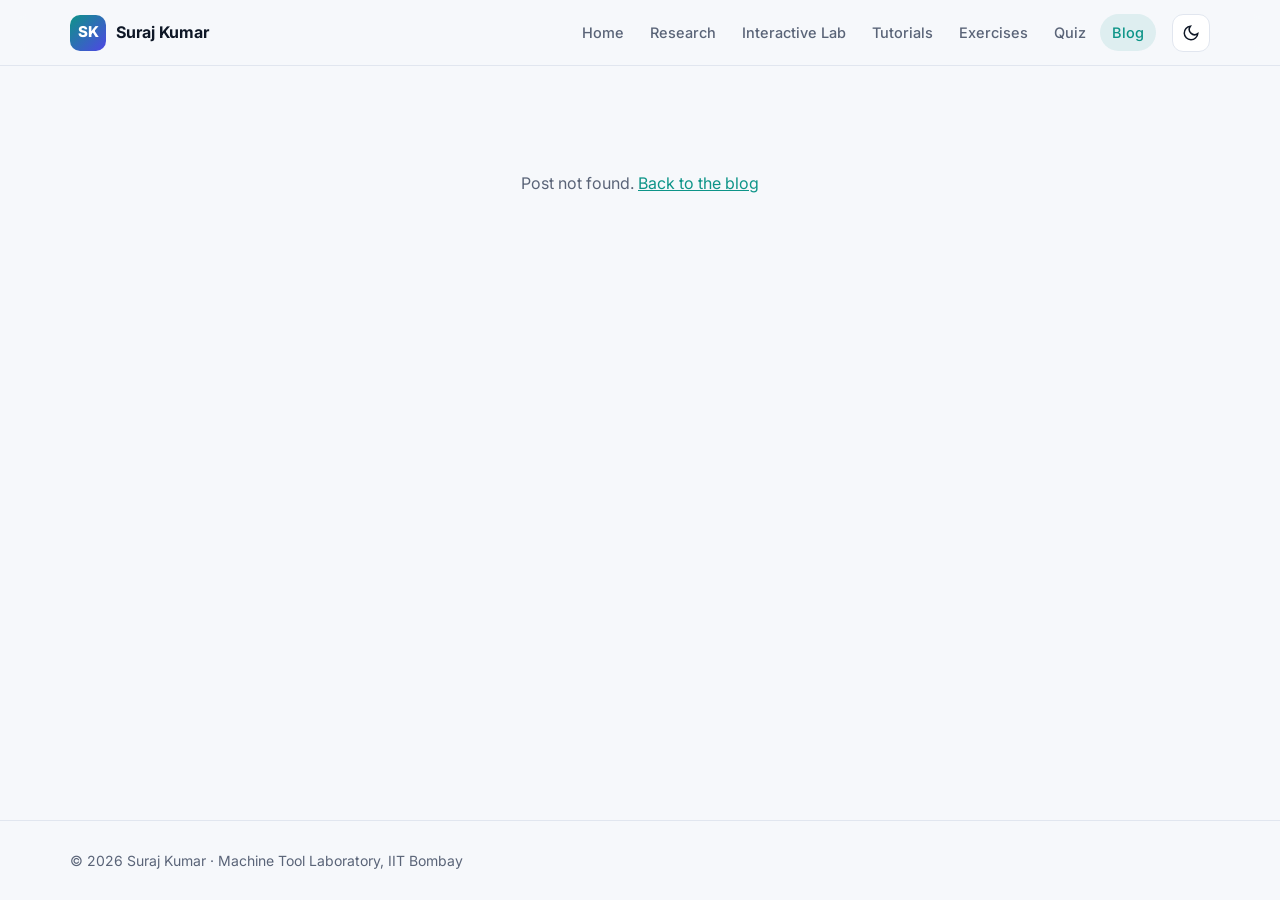
<file: post.html>
<!doctype html>
<html lang="en">
<head>
  <meta charset="utf-8">
  <meta name="viewport" content="width=device-width, initial-scale=1">
  <title>Blog | Suraj Kumar</title>
  <link rel="preconnect" href="https://fonts.googleapis.com">
  <link rel="preconnect" href="https://fonts.gstatic.com" crossorigin>
  <link href="https://fonts.googleapis.com/css2?family=Inter:wght@400;500;600;700;800&family=JetBrains+Mono:wght@400;500&display=swap" rel="stylesheet">
  <link rel="stylesheet" href="css/style.css">
  <script src="js/content.js"></script>
  <script src="js/site.js"></script>
</head>
<body>
  <header id="site-header"></header>
  <main>
    <article class="narrow article" id="post"></article>
  </main>
  <footer id="site-footer"></footer>

  <script>
    const slug = new URLSearchParams(location.search).get("p");
    const i = POSTS.findIndex((p) => p.slug === slug);
    const p = POSTS[i];
    const fmt = (d) => new Date(d + "T00:00:00").toLocaleDateString("en-GB", { day: "numeric", month: "long", year: "numeric" });
    if (!p) {
      post.innerHTML = `<p class="empty">Post not found. <a href="blog.html">Back to the blog</a></p>`;
    } else {
      document.title = p.title + " | Suraj Kumar";
      const prev = POSTS[i + 1], next = POSTS[i - 1];
      post.innerHTML = `
        <a href="blog.html" style="text-decoration:none;font-weight:600">← All posts</a>
        <div class="meta" style="margin-top:20px">${p.tags.map((t) => `<span class="chip">${esc(t)}</span>`).join("")}</div>
        <h1>${esc(p.title)}</h1>
        <div class="meta" style="margin-bottom:28px">${esc(PROFILE.name)} · ${fmt(p.date)} · ${esc(p.read)} read</div>
        <div class="content">${p.body}</div>
        <hr style="border:0;border-top:1px solid var(--border);margin:40px 0 20px">
        <div style="display:flex;justify-content:space-between;gap:16px;flex-wrap:wrap">
          ${prev ? `<a href="post.html?p=${encodeURIComponent(prev.slug)}">← ${esc(prev.title)}</a>` : "<span></span>"}
          ${next ? `<a href="post.html?p=${encodeURIComponent(next.slug)}">${esc(next.title)} →</a>` : ""}
        </div>`;
    }
  </script>
</body>
</html>
</file>
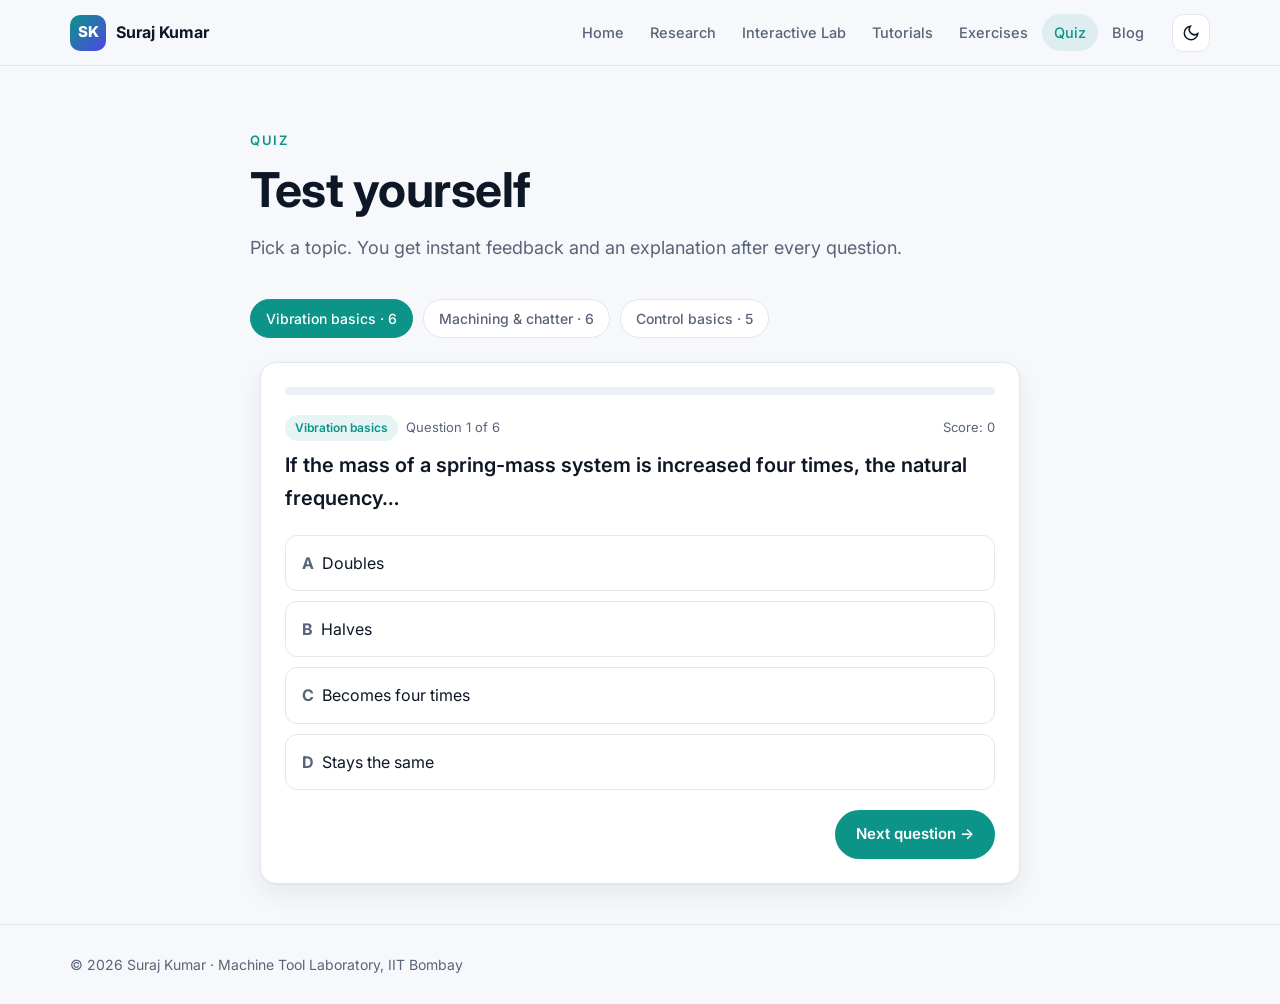
<file: quiz.html>
<!doctype html>
<html lang="en">
<head>
  <meta charset="utf-8">
  <meta name="viewport" content="width=device-width, initial-scale=1">
  <title>Quiz | Suraj Kumar</title>
  <meta name="description" content="Quizzes on vibrations, machining chatter and control.">
  <link rel="preconnect" href="https://fonts.googleapis.com">
  <link rel="preconnect" href="https://fonts.gstatic.com" crossorigin>
  <link href="https://fonts.googleapis.com/css2?family=Inter:wght@400;500;600;700;800&family=JetBrains+Mono:wght@400;500&display=swap" rel="stylesheet">
  <link rel="stylesheet" href="css/style.css">
  <script src="js/content.js"></script>
  <script src="js/site.js"></script>
</head>
<body>
  <header id="site-header"></header>
  <main>
    <div class="narrow page-head">
      <p class="eyebrow">Quiz</p>
      <h1>Test yourself</h1>
      <p>Pick a topic. You get instant feedback and an explanation after every question.</p>
    </div>
    <div class="narrow">
      <div class="quiz-select" id="sets"></div>
      <div class="card quiz-wrap" id="quiz"></div>
    </div>
  </main>
  <footer id="site-footer"></footer>

  <script>
    const names = Object.keys(QUIZZES);
    let set, idx, score, answered;
    sets.innerHTML = names.map((n, i) => `<button class="pill${i ? "" : " active"}" data-n="${esc(n)}">${esc(n)} · ${QUIZZES[n].length}</button>`).join("");
    sets.onclick = (e) => { const b = e.target.closest("[data-n]"); if (!b) return; [...sets.children].forEach((x) => x.classList.toggle("active", x === b)); start(b.dataset.n); };
    function start(n) { set = n; idx = 0; score = 0; show(); }
    function show() {
      const Q = QUIZZES[set], item = Q[idx];
      answered = false;
      quiz.innerHTML = `
        <div class="progress"><span style="width:${(idx / Q.length) * 100}%"></span></div>
        <div class="meta"><span class="chip">${esc(set)}</span><span>Question ${idx + 1} of ${Q.length}</span><span style="margin-left:auto">Score: ${score}</span></div>
        <p class="quiz-q">${esc(item.q)}</p>
        <div class="options">${item.o.map((o, i) => `<button class="option" data-i="${i}"><b style="color:var(--muted);margin-right:8px">${"ABCD"[i]}</b>${esc(o)}</button>`).join("")}</div>
        <div id="ex"></div>
        <div class="quiz-nav"><span></span><button class="btn primary" id="next" disabled>${idx + 1 < Q.length ? "Next question →" : "See result"}</button></div>`;
      quiz.querySelector(".options").onclick = (e) => {
        const b = e.target.closest(".option"); if (!b || answered) return;
        answered = true;
        const pick = +b.dataset.i, ok = pick === item.a;
        if (ok) score++;
        quiz.querySelectorAll(".option").forEach((o, i) => { o.disabled = true; if (i === item.a) o.classList.add("correct"); else if (i === pick) o.classList.add("wrong"); });
        ex.innerHTML = `<div class="explain"><b style="color:var(--${ok ? "ok" : "bad"})">${ok ? "Correct." : "Not quite."}</b> ${esc(item.e)}</div>`;
        next.disabled = false;
      };
      next.onclick = () => { idx++; idx < Q.length ? show() : result(); };
    }
    function result() {
      const Q = QUIZZES[set], pct = Math.round((score / Q.length) * 100);
      const msg = pct === 100 ? "Perfect score!" : pct >= 70 ? "Great work." : pct >= 40 ? "Good start. Review the explanations and try again." : "Try the tutorials and exercises, then come back.";
      quiz.innerHTML = `
        <div class="progress"><span style="width:100%"></span></div>
        <div style="text-align:center;padding:24px 0">
          <p class="eyebrow">${esc(set)}</p>
          <div class="score-big">${score} / ${Q.length}</div>
          <p style="color:var(--muted);font-size:18px">${msg}</p>
          <div class="cta" style="justify-content:center;margin-top:20px">
            <button class="btn primary" id="again">Try again</button>
            <a class="btn ghost" href="exercises.html">Practice exercises</a>
          </div>
        </div>`;
      again.onclick = () => start(set);
    }
    start(names[0]);
  </script>
</body>
</html>
</file>
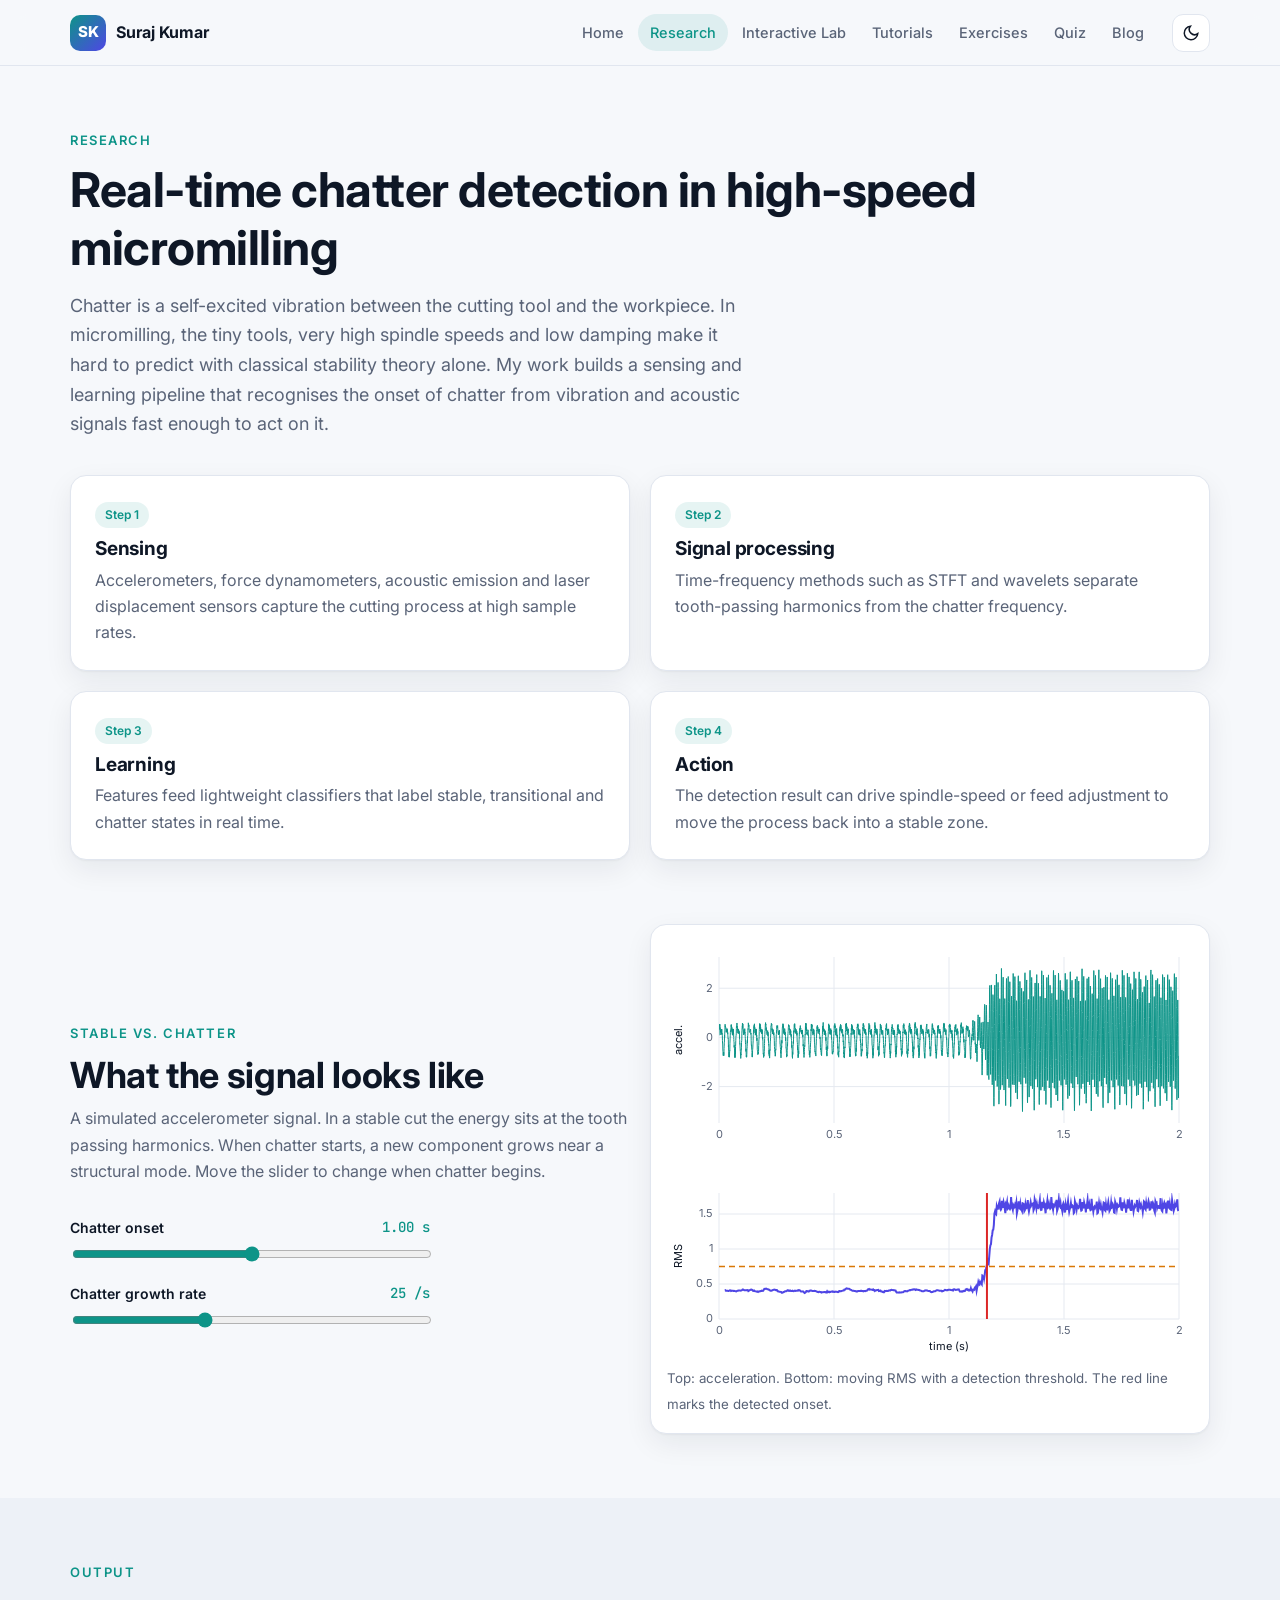
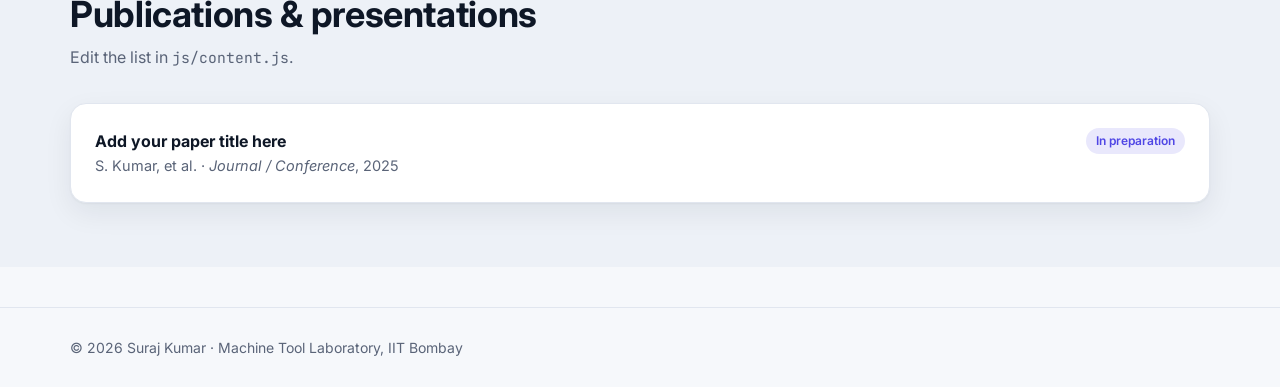
<file: research.html>
<!doctype html>
<html lang="en">
<head>
  <meta charset="utf-8">
  <meta name="viewport" content="width=device-width, initial-scale=1">
  <title>Research | Suraj Kumar</title>
  <meta name="description" content="Real-time chatter detection in high-speed micromilling.">
  <link rel="preconnect" href="https://fonts.googleapis.com">
  <link rel="preconnect" href="https://fonts.gstatic.com" crossorigin>
  <link href="https://fonts.googleapis.com/css2?family=Inter:wght@400;500;600;700;800&family=JetBrains+Mono:wght@400;500&display=swap" rel="stylesheet">
  <link rel="stylesheet" href="css/style.css">
  <script src="js/content.js"></script>
  <script src="js/site.js"></script>
</head>
<body>
  <header id="site-header"></header>
  <main>
    <div class="container page-head">
      <p class="eyebrow">Research</p>
      <h1>Real-time chatter detection in high-speed micromilling</h1>
      <p id="summary"></p>
    </div>

    <section class="container">
      <div class="grid c2" id="themes"></div>
    </section>

    <section class="section">
      <div class="container grid c2" style="align-items:center">
        <div>
          <p class="eyebrow">Stable vs. chatter</p>
          <h2>What the signal looks like</h2>
          <p class="sub">A simulated accelerometer signal. In a stable cut the energy sits at the tooth passing harmonics. When chatter starts, a new component grows near a structural mode. Move the slider to change when chatter begins.</p>
          <div class="ctrl" style="max-width:360px">
            <label>Chatter onset <output id="onsetOut"></output></label>
            <input type="range" id="onset" min="0.1" max="0.9" step="0.01" value="0.5">
          </div>
          <div class="ctrl" style="max-width:360px;margin-top:12px">
            <label>Chatter growth rate <output id="growOut"></output></label>
            <input type="range" id="grow" min="5" max="60" step="1" value="25">
          </div>
        </div>
        <div class="card" style="padding:16px">
          <canvas id="sig" style="width:100%;height:220px"></canvas>
          <canvas id="rms" style="width:100%;height:180px;margin-top:8px"></canvas>
          <small style="color:var(--muted)">Top: acceleration. Bottom: moving RMS with a detection threshold. The red line marks the detected onset.</small>
        </div>
      </div>
    </section>

    <section class="section alt">
      <div class="container">
        <p class="eyebrow">Output</p>
        <h2>Publications &amp; presentations</h2>
        <p class="sub">Edit the list in <code>js/content.js</code>.</p>
        <div class="grid" id="pubs"></div>
      </div>
    </section>
  </main>
  <footer id="site-footer"></footer>

  <script>
    summary.textContent = RESEARCH.summary;
    themes.innerHTML = RESEARCH.themes.map((t, i) => `<div class="card"><span class="chip">Step ${i + 1}</span><h3 style="margin:10px 0 6px;font-size:19px">${esc(t.title)}</h3><p style="margin:0;color:var(--muted)">${esc(t.text)}</p></div>`).join("");
    pubs.innerHTML = RESEARCH.publications.map((p) => `
      <div class="card" style="display:flex;justify-content:space-between;gap:16px;flex-wrap:wrap">
        <div><b>${p.link ? `<a href="${esc(p.link)}" target="_blank" rel="noopener">${esc(p.title)}</a>` : esc(p.title)}</b>
        <div style="color:var(--muted);font-size:14.5px">${esc(p.authors)} · <i>${esc(p.venue)}</i>, ${esc(p.year)}</div></div>
        ${p.status ? `<span class="chip alt" style="align-self:start">${esc(p.status)}</span>` : ""}
      </div>`).join("");

    // Synthetic milling signal: tooth-passing harmonics + growing chatter component + noise
    const fs = 2000, T = 2, ftp = 40, fch = 137;
    let seed = 7; const rnd = () => ((seed = (seed * 16807) % 2147483647) / 2147483647 - 0.5);
    const noise = Array.from({ length: fs * T }, rnd);
    let c1, c2;
    function draw() {
      const on = +onset.value * T, g = +grow.value;
      onsetOut.textContent = on.toFixed(2) + " s"; growOut.textContent = g + " /s";
      const sig = [], N = fs * T;
      for (let i = 0; i < N; i++) {
        const t = i / fs;
        const stable = 0.5 * Math.sin(2 * Math.PI * ftp * t) + 0.25 * Math.sin(2 * Math.PI * 2 * ftp * t + 1);
        const ch = t > on ? Math.min(2.2, 0.02 * Math.exp(g * (t - on))) * Math.sin(2 * Math.PI * fch * t) : 0;
        sig.push([t, stable + ch + 0.25 * noise[i]]);
      }
      const w = 50, rmsD = [];
      for (let i = w; i < N; i += 5) { let s = 0; for (let j = i - w; j < i; j++) s += sig[j][1] ** 2; rmsD.push([sig[i][0], Math.sqrt(s / w)]); }
      const thr = 0.75, hit = rmsD.find(([, v]) => v > thr);
      drawPlot(c1, [{ data: sig, color: cssVar("--accent"), width: 1 }], { xmin: 0, xmax: T, ylabel: "accel." });
      const series = [{ data: rmsD, color: cssVar("--accent-2"), width: 2 }, { data: [[0, thr], [T, thr]], color: cssVar("--warn"), width: 1.5, dash: [6, 4] }];
      if (hit) series.push({ data: [[hit[0], 0], [hit[0], 2]], color: cssVar("--bad"), width: 2 });
      drawPlot(c2, series, { xmin: 0, xmax: T, ymin: 0, ymax: 1.8, xlabel: "time (s)", ylabel: "RMS" });
    }
    function setup() { c1 = fitCanvas(sig); c2 = fitCanvas(rms); draw(); }
    onset.oninput = grow.oninput = draw;
    addEventListener("resize", setup); addEventListener("themechange", draw);
    setup();
  </script>
</body>
</html>
</file>
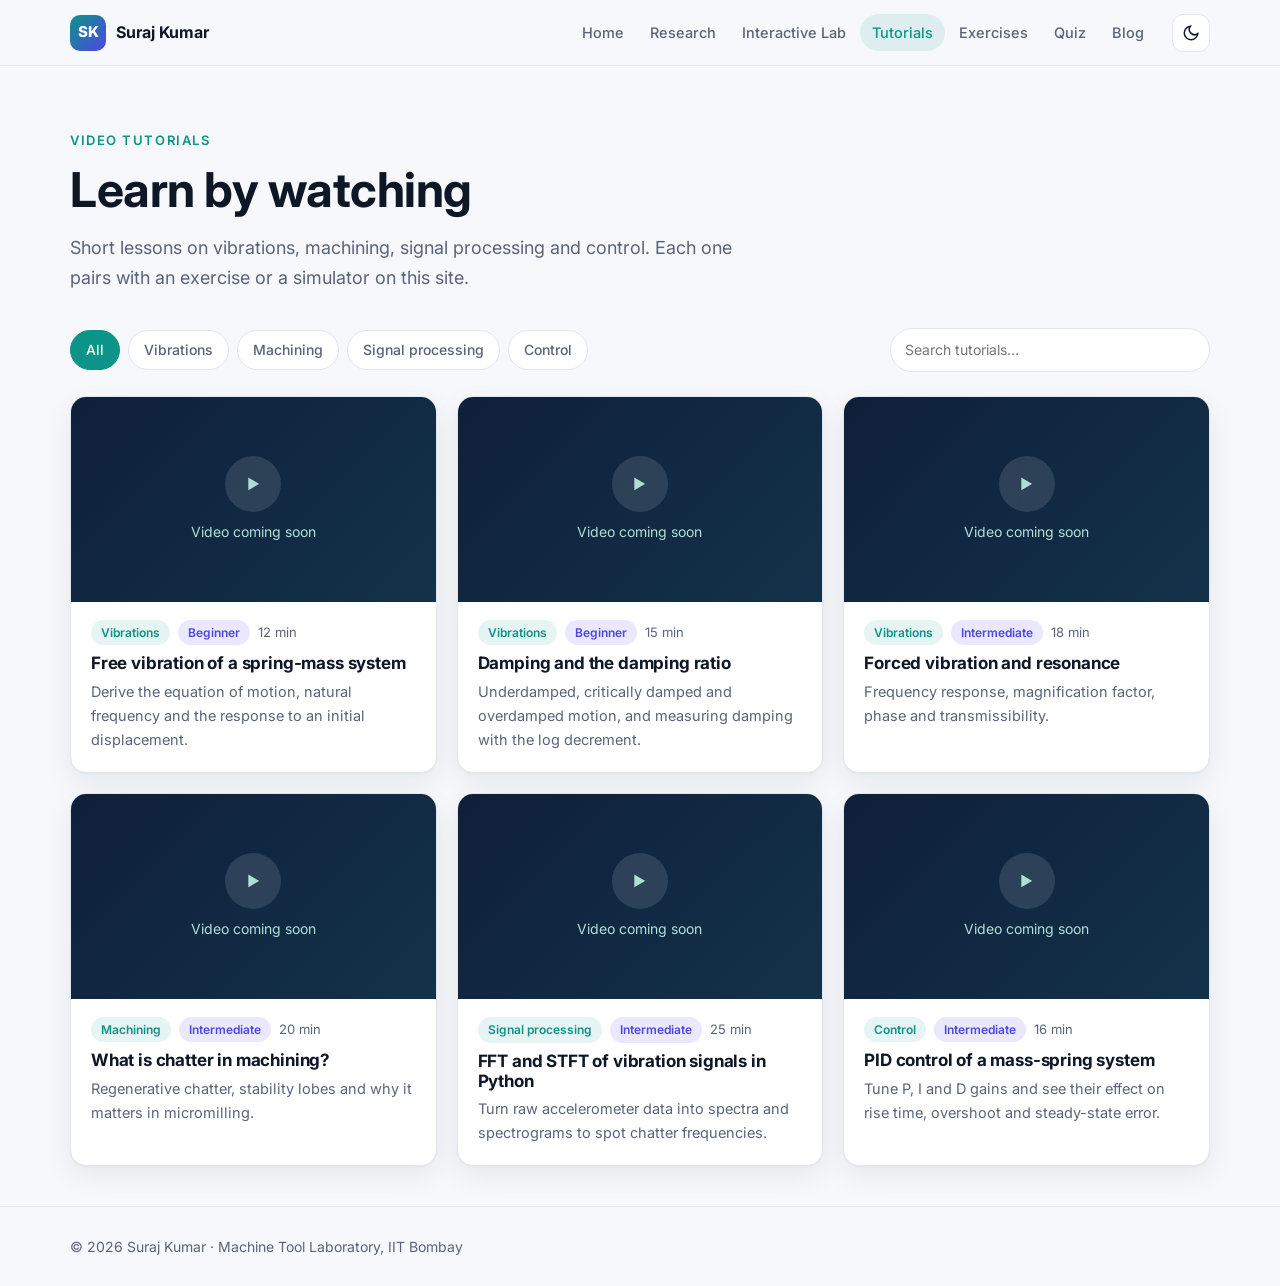
<file: tutorials.html>
<!doctype html>
<html lang="en">
<head>
  <meta charset="utf-8">
  <meta name="viewport" content="width=device-width, initial-scale=1">
  <title>Video Tutorials | Suraj Kumar</title>
  <meta name="description" content="Video tutorials on vibrations, machining chatter, signal processing and control.">
  <link rel="preconnect" href="https://fonts.googleapis.com">
  <link rel="preconnect" href="https://fonts.gstatic.com" crossorigin>
  <link href="https://fonts.googleapis.com/css2?family=Inter:wght@400;500;600;700;800&family=JetBrains+Mono:wght@400;500&display=swap" rel="stylesheet">
  <link rel="stylesheet" href="css/style.css">
  <script src="js/content.js"></script>
  <script src="js/site.js"></script>
</head>
<body>
  <header id="site-header"></header>
  <main>
    <div class="container page-head">
      <p class="eyebrow">Video tutorials</p>
      <h1>Learn by watching</h1>
      <p>Short lessons on vibrations, machining, signal processing and control. Each one pairs with an exercise or a simulator on this site.</p>
    </div>
    <div class="container">
      <div class="toolbar">
        <div id="filters" style="display:flex;gap:8px;flex-wrap:wrap"></div>
        <input class="search" id="q" type="search" placeholder="Search tutorials…">
      </div>
      <div class="grid auto" id="list"></div>
    </div>
  </main>
  <footer id="site-footer"></footer>

  <script>
    let topic = "All";
    const topics = ["All", ...new Set(TUTORIALS.map((t) => t.topic))];
    filters.innerHTML = topics.map((t) => `<button class="pill${t === "All" ? " active" : ""}" data-t="${esc(t)}">${esc(t)}</button>`).join("");
    filters.onclick = (e) => { const b = e.target.closest("[data-t]"); if (!b) return; topic = b.dataset.t; [...filters.children].forEach((x) => x.classList.toggle("active", x === b)); render(); };
    q.oninput = render;
    function media(t) {
      if (t.youtube) return `<iframe src="https://www.youtube-nocookie.com/embed/${encodeURIComponent(t.youtube)}" title="${esc(t.title)}" loading="lazy" allowfullscreen></iframe>`;
      if (t.file) return `<video src="${esc(t.file)}" controls preload="metadata"></video>`;
      return `<div class="soon"><div class="play">▶</div>Video coming soon</div>`;
    }
    function render() {
      const s = q.value.toLowerCase();
      const items = TUTORIALS.filter((t) => (topic === "All" || t.topic === topic) && (t.title + t.desc).toLowerCase().includes(s));
      list.innerHTML = items.length ? items.map((t) => `
        <article class="card video">
          <div class="frame">${media(t)}</div>
          <div class="body">
            <div class="meta"><span class="chip">${esc(t.topic)}</span><span class="chip alt">${esc(t.level)}</span><span>${esc(t.duration)}</span></div>
            <h3>${esc(t.title)}</h3>
            <p>${esc(t.desc)}</p>
          </div>
        </article>`).join("") : `<p class="empty">No tutorials match your search.</p>`;
    }
    render();
  </script>
</body>
</html>
</file>
<file: css/style.css>
:root {
  --bg: #f6f8fb;
  --bg-alt: #edf1f7;
  --surface: #ffffff;
  --text: #0e1726;
  --muted: #5a6478;
  --border: #e1e6ef;
  --accent: #0d9488;
  --accent-2: #4f46e5;
  --warn: #d97706;
  --ok: #16a34a;
  --bad: #dc2626;
  --accent-soft: rgba(13, 148, 136, .1);
  --shadow: 0 1px 2px rgba(14, 23, 38, .04), 0 10px 28px rgba(14, 23, 38, .07);
  --radius: 16px;
  --nav-h: 66px;
  --plot-grid: #e5e9f0;
  color-scheme: light;
}
@media (prefers-color-scheme: dark) {
  :root:not([data-theme="light"]) {
    --bg: #0a0f1c; --bg-alt: #0e1426; --surface: #131a2e; --text: #e6ebf5; --muted: #98a2b8;
    --border: #232b44; --accent: #2dd4bf; --accent-2: #818cf8; --accent-soft: rgba(45, 212, 191, .12);
    --shadow: 0 1px 2px rgba(0,0,0,.3), 0 10px 28px rgba(0,0,0,.35); --plot-grid: #1f2740; color-scheme: dark;
  }
}
:root[data-theme="dark"] {
  --bg: #0a0f1c; --bg-alt: #0e1426; --surface: #131a2e; --text: #e6ebf5; --muted: #98a2b8;
  --border: #232b44; --accent: #2dd4bf; --accent-2: #818cf8; --accent-soft: rgba(45, 212, 191, .12);
  --shadow: 0 1px 2px rgba(0,0,0,.3), 0 10px 28px rgba(0,0,0,.35); --plot-grid: #1f2740; color-scheme: dark;
}

* { box-sizing: border-box; }
html { scroll-behavior: smooth; scroll-padding-top: calc(var(--nav-h) + 12px); }
body {
  margin: 0; background: var(--bg); color: var(--text);
  font: 16px/1.65 Inter, system-ui, -apple-system, "Segoe UI", sans-serif;
  -webkit-font-smoothing: antialiased; overflow-x: hidden;
  display: flex; flex-direction: column; min-height: 100vh;
}
main { flex: 1; }
img, video { max-width: 100%; display: block; }
a { color: var(--accent); }
h1, h2, h3, h4 { line-height: 1.2; margin: 0; letter-spacing: -.01em; }
code, .mono { font-family: "JetBrains Mono", ui-monospace, Consolas, monospace; font-size: .92em; }
.container { width: min(1140px, 100% - 32px); margin-inline: auto; }
.narrow { width: min(780px, 100% - 32px); margin-inline: auto; }

/* Nav */
.nav {
  position: sticky; top: 0; z-index: 50; height: var(--nav-h);
  background: color-mix(in srgb, var(--bg) 84%, transparent);
  backdrop-filter: saturate(1.4) blur(12px); -webkit-backdrop-filter: saturate(1.4) blur(12px);
  border-bottom: 1px solid var(--border);
}
.nav-inner { height: 100%; display: flex; align-items: center; gap: 16px; }
.brand { display: flex; align-items: center; gap: 10px; text-decoration: none; color: var(--text); margin-right: auto; font-weight: 700; }
.logo { width: 36px; height: 36px; border-radius: 10px; display: grid; place-items: center; color: #fff; font-weight: 800; font-size: 15px; background: linear-gradient(135deg, var(--accent), var(--accent-2)); }
.links { display: flex; gap: 2px; }
.links a { text-decoration: none; padding: 7px 12px; border-radius: 999px; color: var(--muted); font-weight: 500; font-size: 14.5px; }
.links a:hover { color: var(--text); background: var(--bg-alt); }
.links a.active { color: var(--accent); background: var(--accent-soft); }
.icon-btn { width: 38px; height: 38px; display: grid; place-items: center; border-radius: 11px; border: 1px solid var(--border); background: var(--surface); color: var(--text); cursor: pointer; }
.menu-btn { display: none; }

/* Buttons, chips */
.btn { display: inline-flex; align-items: center; gap: 8px; padding: 11px 20px; border-radius: 999px; font: inherit; font-weight: 600; font-size: 15px; text-decoration: none; border: 1px solid transparent; cursor: pointer; transition: transform .15s, background .2s; }
.btn:hover { transform: translateY(-1px); }
.btn.primary { background: var(--accent); color: #fff; }
:root[data-theme="dark"] .btn.primary { color: #062a26; }
@media (prefers-color-scheme: dark) { :root:not([data-theme="light"]) .btn.primary { color: #062a26; } }
.btn.ghost { border-color: var(--border); background: var(--surface); color: var(--text); }
.btn.small { padding: 7px 14px; font-size: 14px; }
.chip { display: inline-block; font-size: 12px; font-weight: 600; padding: 3px 10px; border-radius: 999px; background: var(--accent-soft); color: var(--accent); }
.chip.alt { background: color-mix(in srgb, var(--accent-2) 12%, transparent); color: var(--accent-2); }
.eyebrow { color: var(--accent); font-weight: 600; font-size: 13px; letter-spacing: .12em; text-transform: uppercase; margin: 0 0 10px; }

/* Page header */
.page-head { padding: 64px 0 36px; }
.page-head h1 { font-size: clamp(32px, 5vw, 48px); }
.page-head p:not(.eyebrow) { color: var(--muted); font-size: 18px; max-width: 680px; margin: 14px 0 0; }

/* Hero (home) */
.hero { padding: 80px 0 64px; position: relative; overflow: hidden; }
.hero::before {
  content: ""; position: absolute; inset: -40% -10% auto auto; width: 700px; height: 700px; border-radius: 50%;
  background: radial-gradient(circle, color-mix(in srgb, var(--accent) 22%, transparent), transparent 65%); pointer-events: none;
}
.hero-grid { display: grid; grid-template-columns: 1.3fr 1fr; gap: 48px; align-items: center; position: relative; }
.hero h1 { font-size: clamp(38px, 6vw, 62px); font-weight: 800; }
.hero h1 .grad { background: linear-gradient(90deg, var(--accent), var(--accent-2)); -webkit-background-clip: text; background-clip: text; color: transparent; }
.hero .lead { font-size: 19px; color: var(--muted); margin: 20px 0 28px; max-width: 600px; }
.cta { display: flex; gap: 12px; flex-wrap: wrap; }
.hero-card { padding: 20px; }
.hero-card canvas { width: 100%; height: 260px; display: block; }
.hero-card small { color: var(--muted); }

.section { padding: 64px 0; }
.section.alt { background: var(--bg-alt); }
.section h2 { font-size: clamp(26px, 3.5vw, 36px); margin-bottom: 8px; }
.section .sub { color: var(--muted); margin: 0 0 32px; }

.card { background: var(--surface); border: 1px solid var(--border); border-radius: var(--radius); padding: 24px; box-shadow: var(--shadow); }
.grid { display: grid; gap: 20px; }
.grid.c2 { grid-template-columns: repeat(2, 1fr); }
.grid.c3 { grid-template-columns: repeat(3, 1fr); }
.grid.auto { grid-template-columns: repeat(auto-fill, minmax(280px, 1fr)); }
.tile { display: block; text-decoration: none; color: var(--text); transition: transform .2s, border-color .2s; }
.tile:hover { transform: translateY(-3px); border-color: var(--accent); }
.tile .ico { width: 44px; height: 44px; border-radius: 12px; display: grid; place-items: center; background: var(--accent-soft); color: var(--accent); margin-bottom: 14px; }
.tile h3 { font-size: 18px; margin-bottom: 6px; }
.tile p { color: var(--muted); margin: 0; font-size: 15px; }

.skills { display: flex; flex-wrap: wrap; gap: 8px; }
.skill { padding: 7px 14px; border-radius: 999px; background: var(--surface); border: 1px solid var(--border); font-size: 14px; font-weight: 500; }
.timeline { border-left: 2px solid var(--border); padding-left: 24px; display: grid; gap: 24px; }
.timeline > div { position: relative; }
.timeline > div::before { content: ""; position: absolute; left: -31px; top: 6px; width: 12px; height: 12px; border-radius: 50%; background: var(--accent); box-shadow: 0 0 0 4px var(--accent-soft); }
.timeline h4 { font-size: 17px; }
.timeline p { margin: 4px 0 0; color: var(--muted); font-size: 15px; }
.timeline .when { font-size: 13px; color: var(--accent); font-weight: 600; }

/* Filters */
.toolbar { display: flex; flex-wrap: wrap; gap: 10px; align-items: center; margin-bottom: 24px; }
.pill { font: inherit; font-size: 14px; font-weight: 500; padding: 7px 15px; border-radius: 999px; cursor: pointer; border: 1px solid var(--border); background: var(--surface); color: var(--muted); }
.pill.active { background: var(--accent); border-color: var(--accent); color: #fff; }
.search { flex: 1; min-width: 200px; max-width: 320px; margin-left: auto; padding: 9px 14px; border-radius: 999px; border: 1px solid var(--border); background: var(--surface); color: var(--text); font: inherit; font-size: 14px; }

/* Video cards */
.video { overflow: hidden; padding: 0; }
.video .frame { aspect-ratio: 16/9; background: linear-gradient(135deg, #0f1f3a, #13324a); display: grid; place-items: center; color: #cfe; position: relative; }
.video .frame iframe, .video .frame video { position: absolute; inset: 0; width: 100%; height: 100%; border: 0; }
.video .frame .soon { text-align: center; font-size: 14px; opacity: .85; }
.video .frame .play { width: 56px; height: 56px; border-radius: 50%; display: grid; place-items: center; background: rgba(255,255,255,.14); margin: 0 auto 8px; }
.video .body { padding: 18px 20px 20px; }
.video h3 { font-size: 17px; margin: 8px 0 6px; }
.video p { color: var(--muted); margin: 0; font-size: 14.5px; }
.meta { display: flex; gap: 8px; flex-wrap: wrap; align-items: center; font-size: 13px; color: var(--muted); }

/* Exercises */
.exercise { margin-bottom: 18px; }
.exercise h3 { font-size: 19px; margin: 8px 0 10px; }
.exercise .q { margin: 0 0 14px; }
details { border: 1px solid var(--border); border-radius: 12px; padding: 0 16px; margin-top: 10px; background: var(--bg-alt); }
details summary { cursor: pointer; padding: 12px 0; font-weight: 600; color: var(--accent); }
details[open] { padding-bottom: 14px; }
.answer-check { display: flex; gap: 8px; flex-wrap: wrap; align-items: center; margin-top: 8px; }
.answer-check input { width: 160px; padding: 9px 12px; border-radius: 10px; border: 1px solid var(--border); background: var(--surface); color: var(--text); font: inherit; }
.fb { font-weight: 600; font-size: 14px; }
.fb.ok { color: var(--ok); } .fb.bad { color: var(--bad); }

/* Quiz */
.quiz-wrap { max-width: 760px; margin: 0 auto; }
.progress { height: 8px; background: var(--bg-alt); border-radius: 999px; overflow: hidden; margin-bottom: 20px; }
.progress span { display: block; height: 100%; width: 0; background: linear-gradient(90deg, var(--accent), var(--accent-2)); transition: width .3s; }
.quiz-q { font-size: 20px; font-weight: 600; margin: 8px 0 20px; }
.options { display: grid; gap: 10px; }
.option { text-align: left; font: inherit; padding: 14px 16px; border-radius: 12px; border: 1px solid var(--border); background: var(--surface); color: var(--text); cursor: pointer; transition: border-color .15s, background .15s; }
.option:hover:not(:disabled) { border-color: var(--accent); }
.option.correct { border-color: var(--ok); background: color-mix(in srgb, var(--ok) 12%, var(--surface)); }
.option.wrong { border-color: var(--bad); background: color-mix(in srgb, var(--bad) 10%, var(--surface)); }
.option:disabled { cursor: default; }
.explain { margin-top: 16px; padding: 14px 16px; border-radius: 12px; background: var(--bg-alt); color: var(--muted); font-size: 15px; }
.quiz-nav { display: flex; justify-content: space-between; align-items: center; margin-top: 20px; gap: 12px; }
.score-big { font-size: 56px; font-weight: 800; background: linear-gradient(90deg, var(--accent), var(--accent-2)); -webkit-background-clip: text; background-clip: text; color: transparent; }
.quiz-select { display: flex; gap: 10px; flex-wrap: wrap; margin-bottom: 24px; }

/* Blog */
.post-card { display: flex; flex-direction: column; gap: 10px; text-decoration: none; color: var(--text); }
.post-card h3 { font-size: 20px; }
.post-card p { color: var(--muted); margin: 0; }
.post-card .read { color: var(--accent); font-weight: 600; font-size: 14px; margin-top: auto; }
.article { padding: 48px 0 72px; }
.article h1 { font-size: clamp(30px, 4.5vw, 44px); margin: 12px 0; }
.article .content { font-size: 17.5px; line-height: 1.8; }
.article .content h2 { font-size: 26px; margin: 36px 0 10px; }
.article .content h3 { font-size: 20px; margin: 28px 0 8px; }
.article .content pre { background: var(--bg-alt); border: 1px solid var(--border); padding: 16px; border-radius: 12px; overflow-x: auto; font-size: 14px; }
.article .content blockquote { margin: 20px 0; padding: 4px 20px; border-left: 4px solid var(--accent); color: var(--muted); }
.article .content img { border-radius: 12px; margin: 20px auto; }
.eq { font-family: "JetBrains Mono", Consolas, monospace; background: var(--bg-alt); padding: 12px 16px; border-radius: 10px; overflow-x: auto; display: block; margin: 12px 0; font-size: 15px; }

/* Lab / simulators */
.sim { display: grid; grid-template-columns: 300px 1fr; gap: 24px; }
.controls { display: grid; gap: 14px; align-content: start; }
.ctrl label { display: flex; justify-content: space-between; font-size: 14px; font-weight: 600; margin-bottom: 4px; }
.ctrl label output { font-family: "JetBrains Mono", Consolas, monospace; color: var(--accent); font-weight: 500; }
.ctrl input[type=range] { width: 100%; accent-color: var(--accent); }
.ctrl select { width: 100%; padding: 8px 10px; border-radius: 10px; border: 1px solid var(--border); background: var(--surface); color: var(--text); font: inherit; }
.readout { display: grid; grid-template-columns: 1fr 1fr; gap: 8px; }
.readout div { background: var(--bg-alt); border-radius: 10px; padding: 8px 10px; }
.readout span { display: block; font-size: 11.5px; color: var(--muted); text-transform: uppercase; letter-spacing: .05em; }
.readout b { font-family: "JetBrains Mono", Consolas, monospace; font-size: 15px; }
.viz { display: grid; grid-template-columns: 180px 1fr; gap: 16px; min-width: 0; }
.viz canvas { width: 100%; background: var(--surface); border: 1px solid var(--border); border-radius: 12px; display: block; }
.viz .anim { height: 320px; }
.viz .plot { height: 320px; }
.viz.wide { grid-template-columns: 1fr; }
.btn-row { display: flex; gap: 8px; flex-wrap: wrap; }
.gif-grid { display: grid; grid-template-columns: repeat(auto-fill, minmax(260px, 1fr)); gap: 20px; }
.gif-grid figure { margin: 0; }
.gif-grid img { width: 100%; border-radius: 10px; background: #fff; }
.gif-grid figcaption { margin-top: 10px; font-size: 14px; color: var(--muted); }
.gif-grid figcaption b { color: var(--text); display: block; font-size: 15px; }
.lab-nav { display: flex; flex-wrap: wrap; gap: 8px; margin-bottom: 8px; }

.footer { border-top: 1px solid var(--border); padding: 28px 0; color: var(--muted); font-size: 14px; margin-top: 40px; }
.footer-inner { display: flex; justify-content: space-between; gap: 12px; flex-wrap: wrap; }
.footer a { color: var(--muted); text-decoration: none; margin-left: 16px; }
.footer a:hover { color: var(--accent); }

.empty { text-align: center; color: var(--muted); padding: 40px 0; }

@media (prefers-reduced-motion: reduce) { * { transition: none !important; animation: none !important; } }

@media (max-width: 980px) {
  .hero-grid, .grid.c2, .grid.c3, .sim { grid-template-columns: 1fr; }
}
@media (max-width: 880px) {
  .menu-btn { display: grid; }
  .links { position: absolute; top: var(--nav-h); left: 0; right: 0; flex-direction: column; padding: 8px 16px 16px; background: var(--surface); border-bottom: 1px solid var(--border); display: none; }
  .links.open { display: flex; }
  .links a { padding: 11px 12px; border-radius: 10px; }
}
@media (max-width: 600px) {
  .viz { grid-template-columns: 1fr; }
  .viz .anim { height: 200px; }
  .viz .plot { height: 260px; }
  .search { max-width: none; margin-left: 0; }
}
[hidden] { display: none !important; }
</file>
